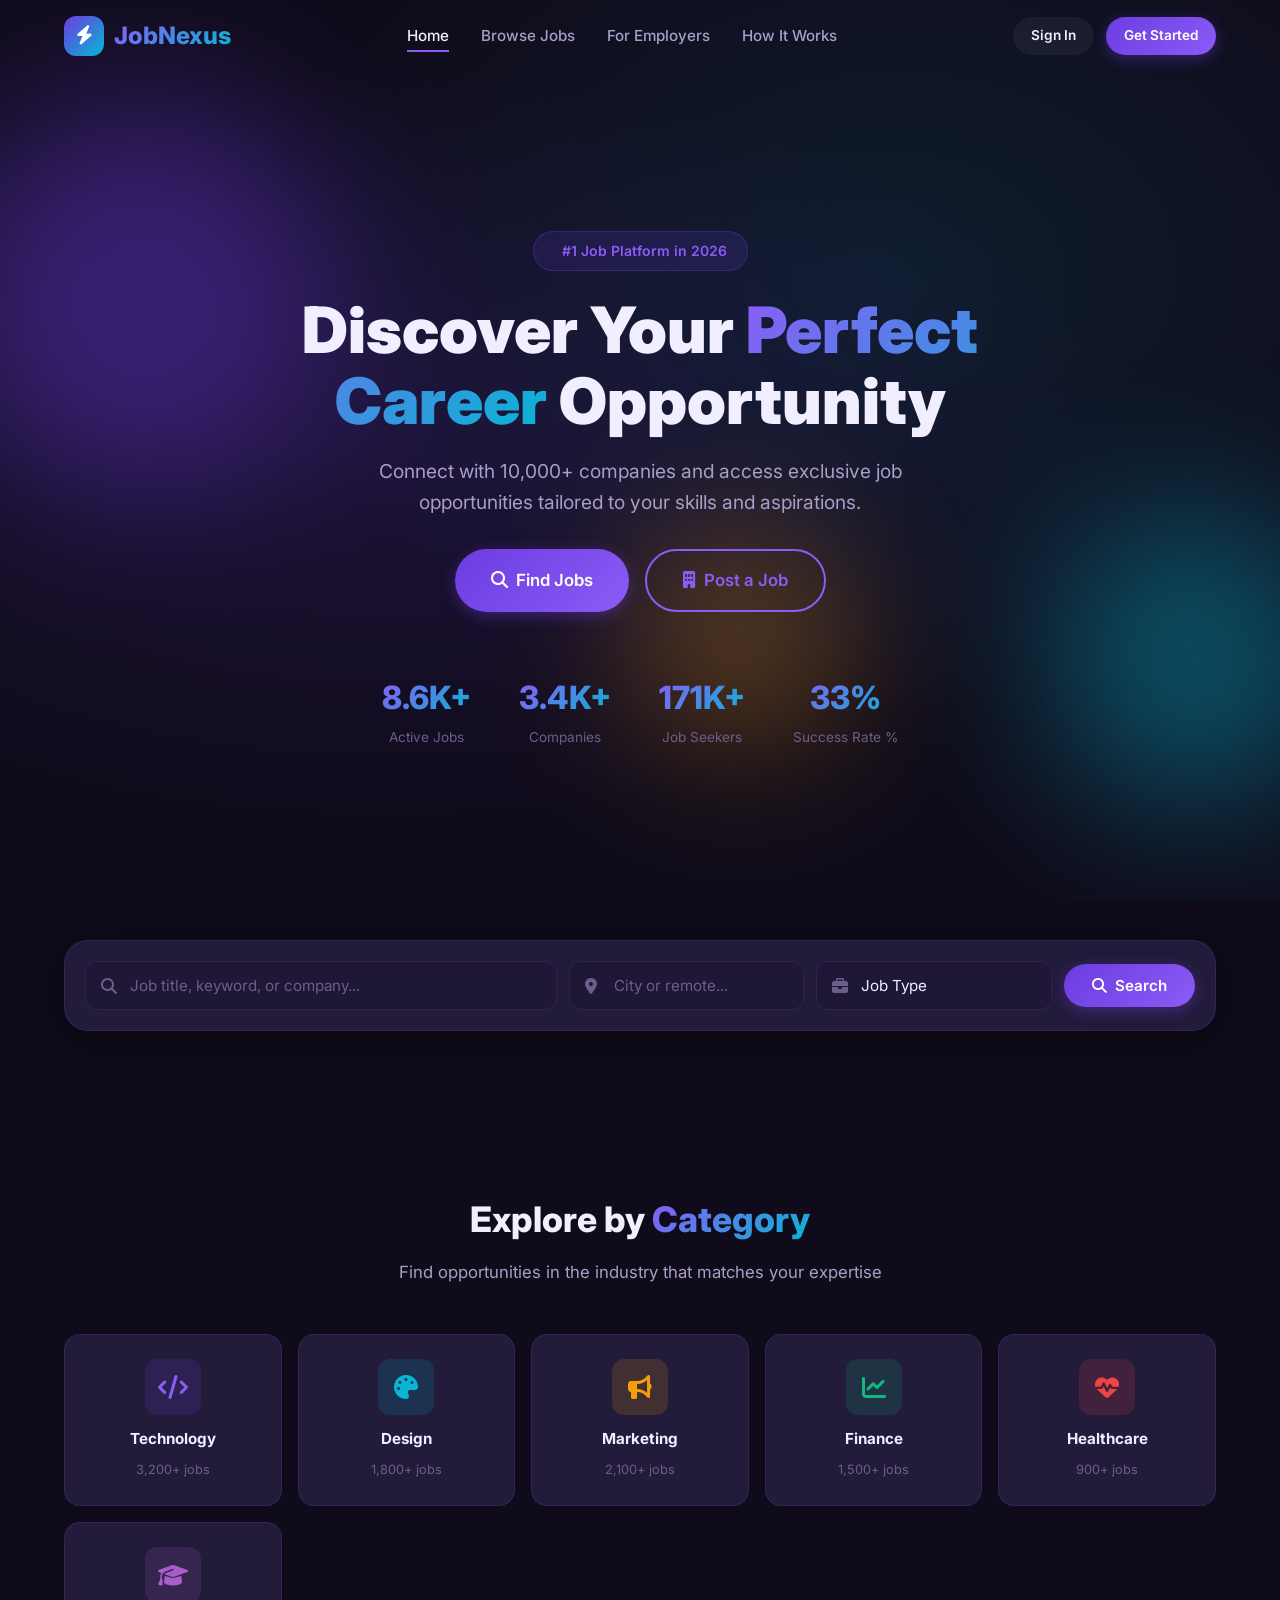
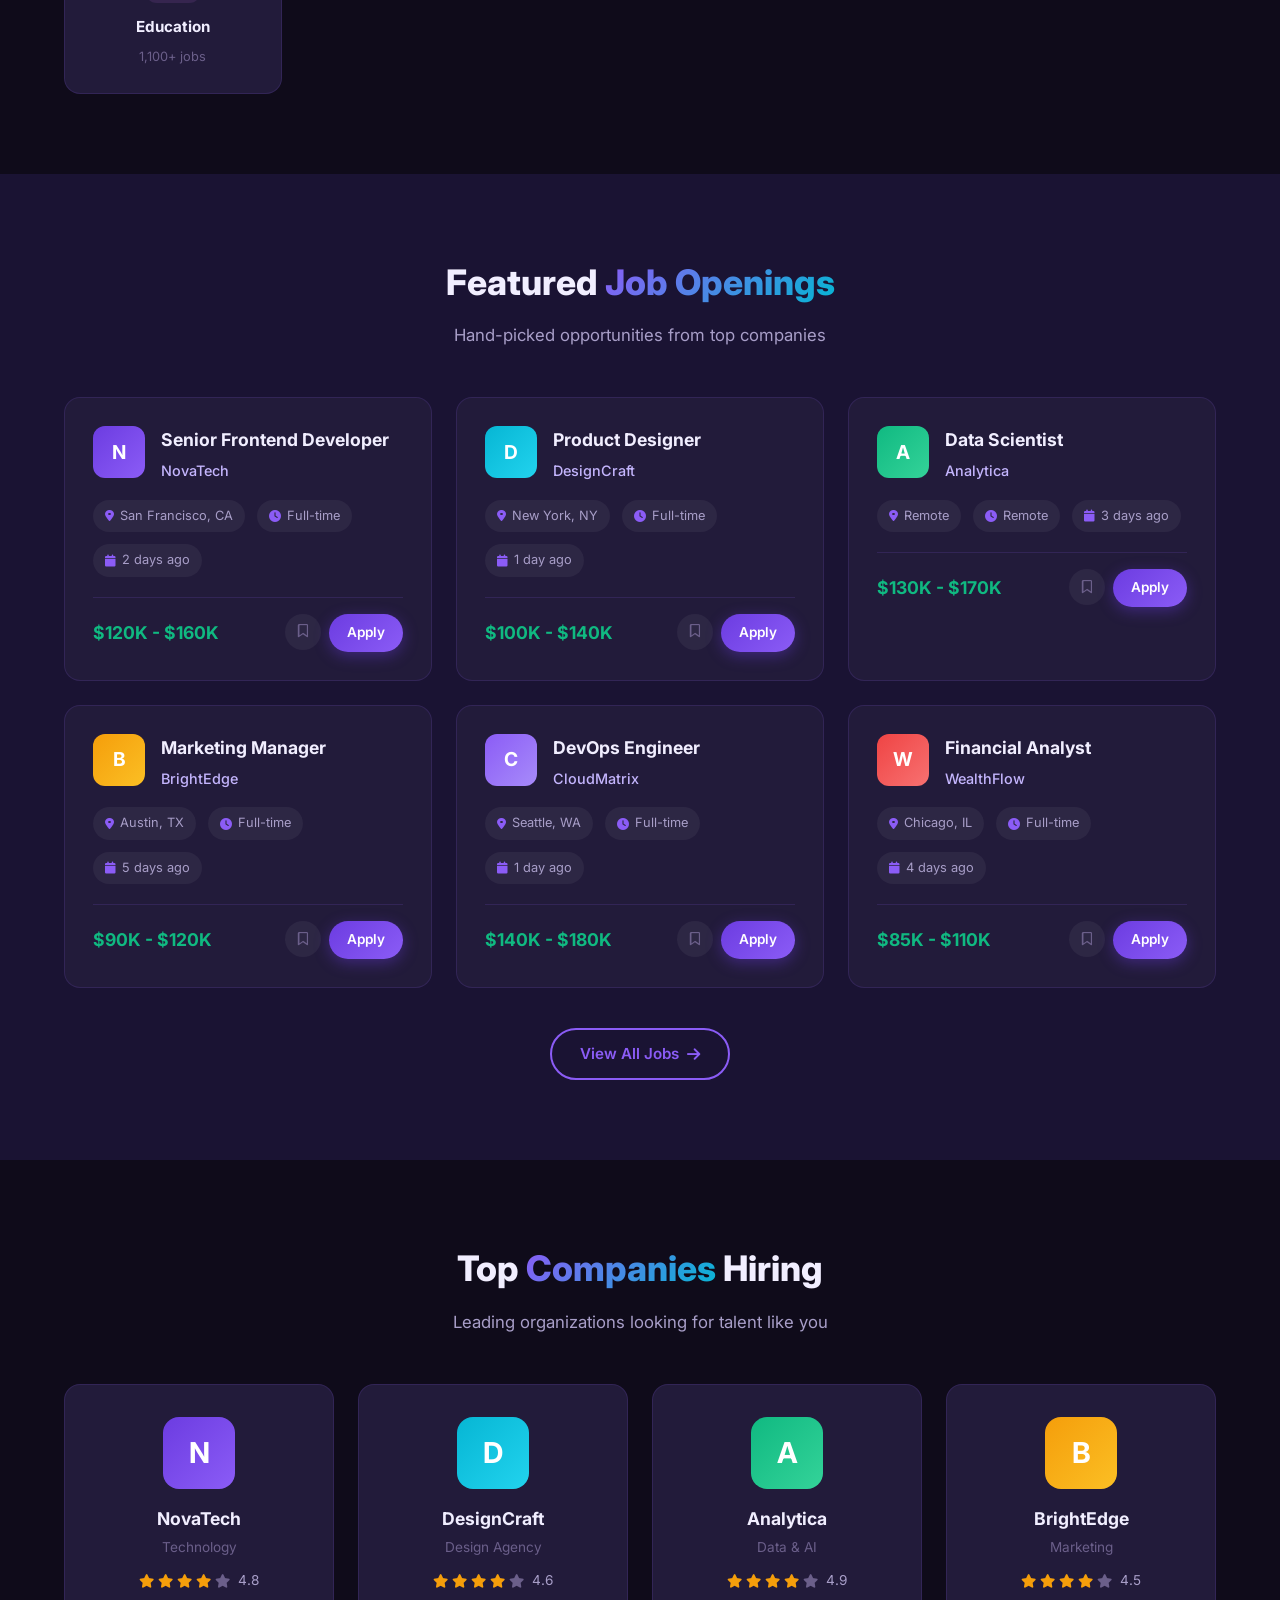
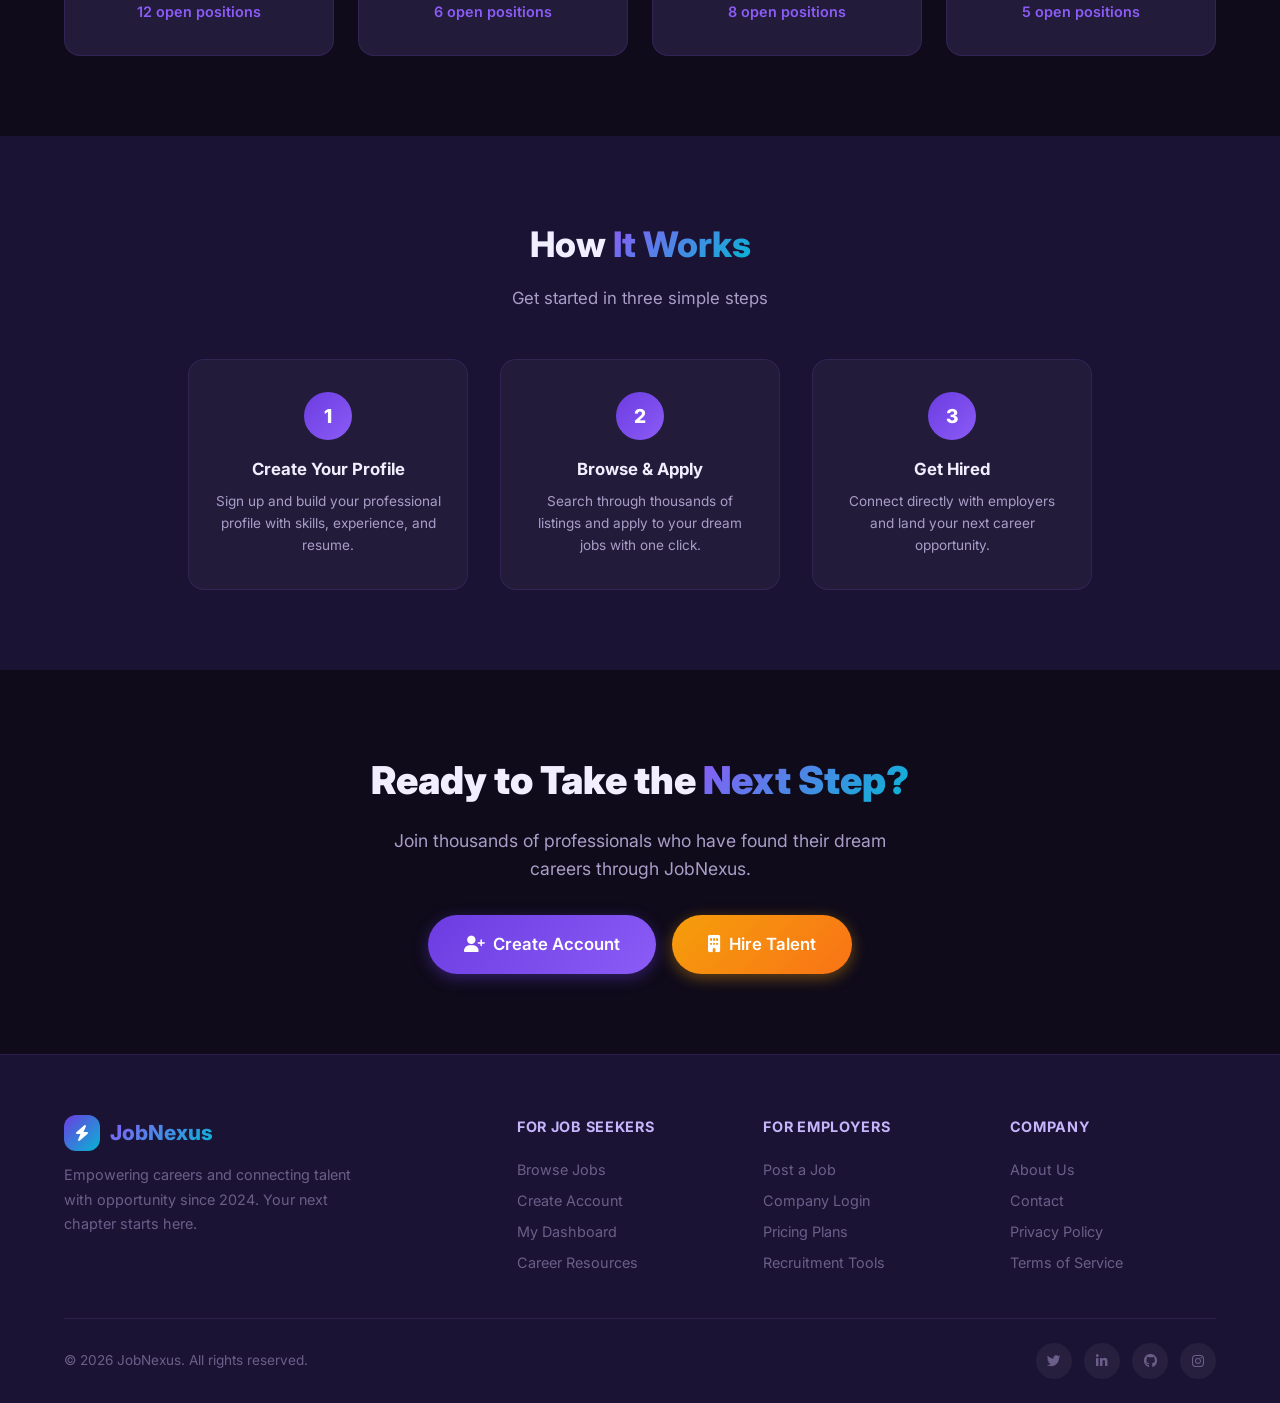
<file: index.html>
<!DOCTYPE html>
<html lang="en">

<head>
  <meta charset="UTF-8">
  <meta name="viewport" content="width=device-width, initial-scale=1.0">
  <title>JobNexus — Find Your Dream Career</title>
  <meta name="description"
    content="JobNexus connects top talent with leading companies. Browse thousands of job listings and apply with one click.">
  <link rel="stylesheet" href="styles/main.css">
  <link rel="stylesheet" href="https://cdnjs.cloudflare.com/ajax/libs/font-awesome/6.5.1/css/all.min.css">
</head>

<body>
  <!-- ===== NAVBAR ===== -->
  <nav class="navbar" id="navbar">
    <div class="container nav-inner">
      <a href="index.html" class="nav-brand">
        <div class="logo-icon"><i class="fas fa-bolt"></i></div>
        <span class="gradient-text">JobNexus</span>
      </a>
      <div class="nav-links" id="navLinks">
        <a href="index.html" class="active">Home</a>
        <a href="jobs.html">Browse Jobs</a>
        <a href="company-auth.html">For Employers</a>
        <a href="#how-it-works">How It Works</a>
      </div>
      <div class="nav-actions">
        <a href="user-auth.html" class="btn btn-ghost btn-sm">Sign In</a>
        <a href="user-auth.html#register" class="btn btn-primary btn-sm">Get Started</a>
        <button class="mobile-toggle" id="mobileToggle" aria-label="Toggle menu">
          <i class="fas fa-bars"></i>
        </button>
      </div>
    </div>
  </nav>

  <!-- ===== HERO ===== -->
  <section class="hero">
    <div class="hero-bg">
      <div class="hero-orb hero-orb-1"></div>
      <div class="hero-orb hero-orb-2"></div>
      <div class="hero-orb hero-orb-3"></div>
    </div>
    <div class="container hero-content">
      <div class="hero-badge">
        <i class="fas fa-sparkles"></i> #1 Job Platform in 2026
      </div>
      <h1>Discover Your <span class="gradient-text">Perfect Career</span> Opportunity</h1>
      <p>Connect with 10,000+ companies and access exclusive job opportunities tailored to your skills and aspirations.
      </p>
      <div class="hero-actions">
        <a href="jobs.html" class="btn btn-primary btn-lg">
          <i class="fas fa-search"></i> Find Jobs
        </a>
        <a href="company-auth.html" class="btn btn-secondary btn-lg">
          <i class="fas fa-building"></i> Post a Job
        </a>
      </div>
      <div class="hero-stats">
        <div class="hero-stat">
          <div class="num gradient-text" data-count="25000">0</div>
          <div class="label">Active Jobs</div>
        </div>
        <div class="hero-stat">
          <div class="num gradient-text" data-count="10000">0</div>
          <div class="label">Companies</div>
        </div>
        <div class="hero-stat">
          <div class="num gradient-text" data-count="500000">0</div>
          <div class="label">Job Seekers</div>
        </div>
        <div class="hero-stat">
          <div class="num gradient-text" data-count="98">0</div>
          <div class="label">Success Rate %</div>
        </div>
      </div>
    </div>
  </section>

  <!-- ===== SEARCH ===== -->
  <section class="section search-section">
    <div class="container">
      <div class="search-box">
        <div class="search-row">
          <div class="search-input-wrap" style="flex:2;">
            <i class="fas fa-search"></i>
            <input type="text" id="searchKeyword" placeholder="Job title, keyword, or company...">
          </div>
          <div class="search-input-wrap">
            <i class="fas fa-map-marker-alt"></i>
            <input type="text" id="searchLocation" placeholder="City or remote...">
          </div>
          <div class="search-input-wrap">
            <i class="fas fa-briefcase"></i>
            <select id="searchType">
              <option value="">Job Type</option>
              <option>Full-time</option>
              <option>Part-time</option>
              <option>Remote</option>
              <option>Contract</option>
              <option>Internship</option>
            </select>
          </div>
          <button class="btn btn-primary" onclick="searchJobs()">
            <i class="fas fa-search"></i> Search
          </button>
        </div>
      </div>
    </div>
  </section>

  <!-- ===== CATEGORIES ===== -->
  <section class="section">
    <div class="container">
      <div class="section-header">
        <h2>Explore by <span class="gradient-text">Category</span></h2>
        <p>Find opportunities in the industry that matches your expertise</p>
      </div>
      <div class="categories-grid">
        <div class="category-card" onclick="window.location.href='jobs.html?cat=tech'">
          <div class="icon"><i class="fas fa-code"></i></div>
          <h4>Technology</h4>
          <span>3,200+ jobs</span>
        </div>
        <div class="category-card" onclick="window.location.href='jobs.html?cat=design'">
          <div class="icon" style="background:rgba(6,182,212,0.15);"><i class="fas fa-palette"
              style="color:var(--secondary);"></i></div>
          <h4>Design</h4>
          <span>1,800+ jobs</span>
        </div>
        <div class="category-card" onclick="window.location.href='jobs.html?cat=marketing'">
          <div class="icon" style="background:rgba(245,158,11,0.15);"><i class="fas fa-bullhorn"
              style="color:var(--accent);"></i></div>
          <h4>Marketing</h4>
          <span>2,100+ jobs</span>
        </div>
        <div class="category-card" onclick="window.location.href='jobs.html?cat=finance'">
          <div class="icon" style="background:rgba(16,185,129,0.15);"><i class="fas fa-chart-line"
              style="color:var(--success);"></i></div>
          <h4>Finance</h4>
          <span>1,500+ jobs</span>
        </div>
        <div class="category-card" onclick="window.location.href='jobs.html?cat=healthcare'">
          <div class="icon" style="background:rgba(239,68,68,0.15);"><i class="fas fa-heartbeat"
              style="color:#EF4444;"></i></div>
          <h4>Healthcare</h4>
          <span>900+ jobs</span>
        </div>
        <div class="category-card" onclick="window.location.href='jobs.html?cat=education'">
          <div class="icon" style="background:rgba(168,94,200,0.15);"><i class="fas fa-graduation-cap"
              style="color:#A85EC8;"></i></div>
          <h4>Education</h4>
          <span>1,100+ jobs</span>
        </div>
      </div>
    </div>
  </section>

  <!-- ===== FEATURED JOBS ===== -->
  <section class="section" style="background: var(--bg-secondary);">
    <div class="container">
      <div class="section-header">
        <h2>Featured <span class="gradient-text">Job Openings</span></h2>
        <p>Hand-picked opportunities from top companies</p>
      </div>
      <div class="jobs-grid" id="featuredJobs"></div>
      <div style="text-align:center;margin-top:40px;">
        <a href="jobs.html" class="btn btn-secondary">View All Jobs <i class="fas fa-arrow-right"></i></a>
      </div>
    </div>
  </section>

  <!-- ===== FEATURED COMPANIES ===== -->
  <section class="section">
    <div class="container">
      <div class="section-header">
        <h2>Top <span class="gradient-text">Companies</span> Hiring</h2>
        <p>Leading organizations looking for talent like you</p>
      </div>
      <div class="companies-grid" id="featuredCompanies"></div>
    </div>
  </section>

  <!-- ===== HOW IT WORKS ===== -->
  <section class="section" id="how-it-works" style="background: var(--bg-secondary);">
    <div class="container">
      <div class="section-header">
        <h2>How <span class="gradient-text">It Works</span></h2>
        <p>Get started in three simple steps</p>
      </div>
      <div class="steps-row">
        <div class="step-card">
          <div class="step-num">1</div>
          <h4>Create Your Profile</h4>
          <p>Sign up and build your professional profile with skills, experience, and resume.</p>
        </div>
        <div class="step-card">
          <div class="step-num">2</div>
          <h4>Browse & Apply</h4>
          <p>Search through thousands of listings and apply to your dream jobs with one click.</p>
        </div>
        <div class="step-card">
          <div class="step-num">3</div>
          <h4>Get Hired</h4>
          <p>Connect directly with employers and land your next career opportunity.</p>
        </div>
      </div>
    </div>
  </section>

  <!-- ===== CTA ===== -->
  <section class="section" style="text-align:center;">
    <div class="container">
      <h2 style="font-size:2.4rem;font-weight:900;margin-bottom:16px;">Ready to Take the <span
          class="gradient-text">Next Step?</span></h2>
      <p style="color:var(--text-secondary);font-size:1.1rem;max-width:500px;margin:0 auto 32px;">Join thousands of
        professionals who have found their dream careers through JobNexus.</p>
      <div style="display:flex;gap:16px;justify-content:center;flex-wrap:wrap;">
        <a href="user-auth.html#register" class="btn btn-primary btn-lg"><i class="fas fa-user-plus"></i> Create
          Account</a>
        <a href="company-auth.html" class="btn btn-accent btn-lg"><i class="fas fa-building"></i> Hire Talent</a>
      </div>
    </div>
  </section>

  <!-- ===== FOOTER ===== -->
  <footer class="footer">
    <div class="container">
      <div class="footer-grid">
        <div class="footer-brand">
          <a href="index.html" class="nav-brand" style="font-size:1.3rem;">
            <div class="logo-icon" style="width:36px;height:36px;font-size:1rem;"><i class="fas fa-bolt"></i></div>
            <span class="gradient-text">JobNexus</span>
          </a>
          <p>Empowering careers and connecting talent with opportunity since 2024. Your next chapter starts here.</p>
        </div>
        <div class="footer-col">
          <h4>For Job Seekers</h4>
          <a href="jobs.html">Browse Jobs</a>
          <a href="user-auth.html">Create Account</a>
          <a href="user-dashboard.html">My Dashboard</a>
          <a href="#">Career Resources</a>
        </div>
        <div class="footer-col">
          <h4>For Employers</h4>
          <a href="company-auth.html">Post a Job</a>
          <a href="company-auth.html">Company Login</a>
          <a href="#">Pricing Plans</a>
          <a href="#">Recruitment Tools</a>
        </div>
        <div class="footer-col">
          <h4>Company</h4>
          <a href="#">About Us</a>
          <a href="#">Contact</a>
          <a href="#">Privacy Policy</a>
          <a href="#">Terms of Service</a>
        </div>
      </div>
      <div class="footer-bottom">
        <span>&copy; 2026 JobNexus. All rights reserved.</span>
        <div class="footer-socials">
          <a href="#" aria-label="Twitter"><i class="fab fa-twitter"></i></a>
          <a href="#" aria-label="LinkedIn"><i class="fab fa-linkedin-in"></i></a>
          <a href="#" aria-label="GitHub"><i class="fab fa-github"></i></a>
          <a href="#" aria-label="Instagram"><i class="fab fa-instagram"></i></a>
        </div>
      </div>
    </div>
  </footer>

  <div class="toast-container" id="toastContainer"></div>

  <script src="scripts/data.js"></script>
  <script src="scripts/app.js"></script>
</body>

</html>
</file>
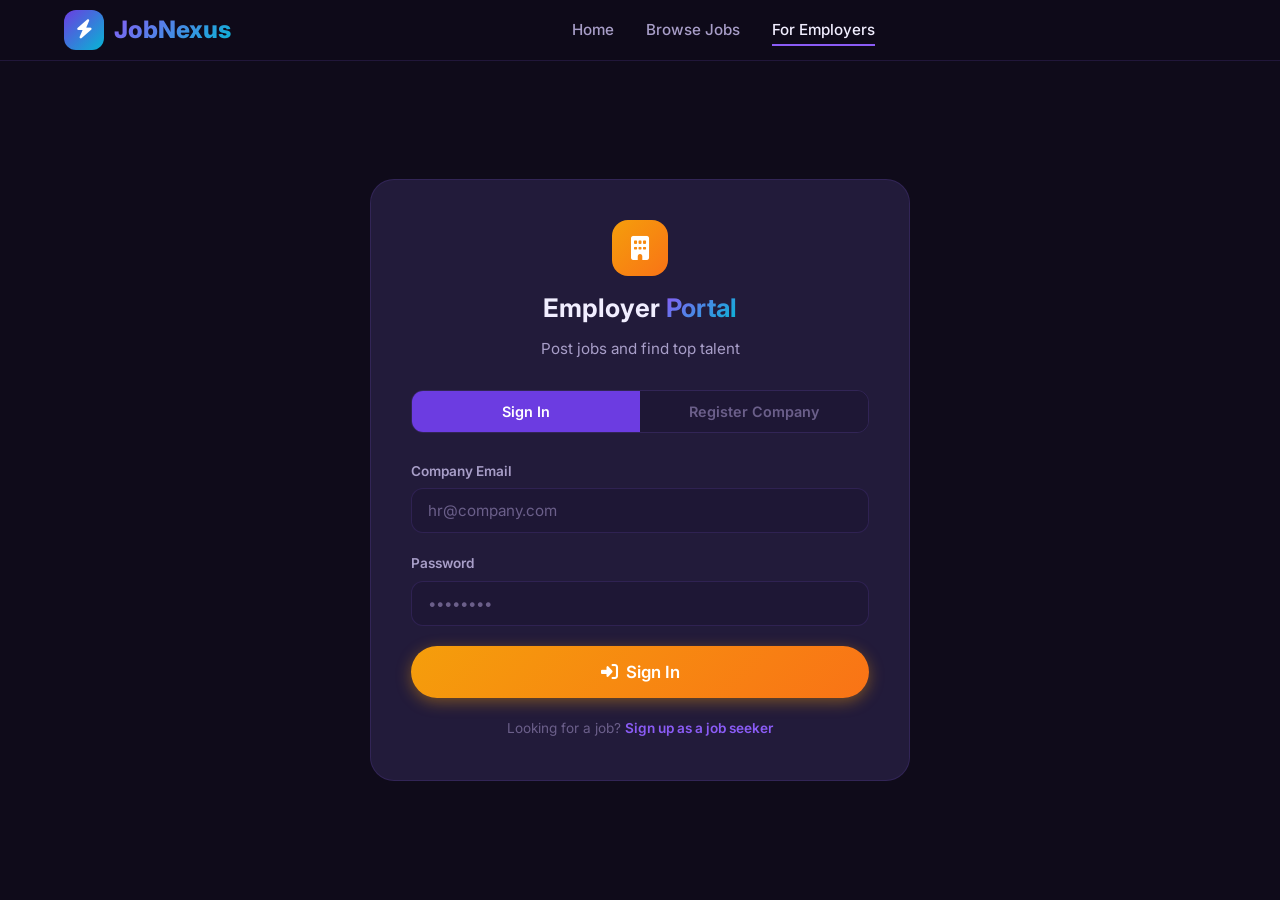
<file: company-auth.html>
<!DOCTYPE html>
<html lang="en">
<head>
  <meta charset="UTF-8"><meta name="viewport" content="width=device-width, initial-scale=1.0">
  <title>Employer Login — JobNexus</title>
  <link rel="stylesheet" href="styles/main.css">
  <link rel="stylesheet" href="https://cdnjs.cloudflare.com/ajax/libs/font-awesome/6.5.1/css/all.min.css">
</head>
<body>
  <nav class="navbar scrolled" id="navbar">
    <div class="container nav-inner">
      <a href="index.html" class="nav-brand"><div class="logo-icon"><i class="fas fa-bolt"></i></div><span class="gradient-text">JobNexus</span></a>
      <div class="nav-links" id="navLinks"><a href="index.html">Home</a><a href="jobs.html">Browse Jobs</a><a href="company-auth.html" class="active">For Employers</a></div>
      <div class="nav-actions"><button class="mobile-toggle" id="mobileToggle"><i class="fas fa-bars"></i></button></div>
    </div>
  </nav>

  <div class="auth-page">
    <div class="auth-container" style="max-width:540px;">
      <div style="text-align:center;margin-bottom:24px;">
        <div style="width:56px;height:56px;border-radius:var(--radius-lg);background:linear-gradient(135deg,var(--accent),#F97316);display:flex;align-items:center;justify-content:center;margin:0 auto 12px;font-size:1.5rem;color:#fff;"><i class="fas fa-building"></i></div>
        <h2>Employer <span class="gradient-text">Portal</span></h2>
        <p class="subtitle">Post jobs and find top talent</p>
      </div>

      <div class="auth-tabs">
        <button class="auth-tab active" data-tab="login" onclick="switchAuthTab('login')">Sign In</button>
        <button class="auth-tab" data-tab="register" onclick="switchAuthTab('register')">Register Company</button>
      </div>

      <!-- Company Login -->
      <form class="auth-form" id="loginForm" onsubmit="event.preventDefault();showToast('Welcome back!','success');setTimeout(()=>window.location.href='company-dashboard.html',1000);">
        <div class="form-group"><label>Company Email</label><input class="form-control" type="email" placeholder="hr@company.com" required></div>
        <div class="form-group"><label>Password</label><input class="form-control" type="password" placeholder="••••••••" required></div>
        <button type="submit" class="btn btn-accent btn-lg" style="width:100%;"><i class="fas fa-sign-in-alt"></i> Sign In</button>
      </form>

      <!-- Company Register -->
      <form class="auth-form hidden" id="registerForm" onsubmit="event.preventDefault();showToast('Company registered!','success');setTimeout(()=>window.location.href='company-dashboard.html',1000);">
        <div class="form-group"><label>Company Name *</label><input class="form-control" placeholder="Acme Corporation" required></div>
        <div class="form-group"><label>Company Email *</label><input class="form-control" type="email" placeholder="hr@company.com" required></div>
        <div class="form-row">
          <div class="form-group"><label>Password *</label><input class="form-control" type="password" placeholder="Min 8 chars" required minlength="8"></div>
          <div class="form-group"><label>Confirm Password *</label><input class="form-control" type="password" placeholder="••••••••" required></div>
        </div>
        <div class="form-row">
          <div class="form-group"><label>Industry Type *</label>
            <select class="form-control" required><option value="">Select</option><option>Technology</option><option>Finance</option><option>Healthcare</option><option>Education</option><option>Marketing</option><option>Design</option><option>Retail</option><option>Other</option></select>
          </div>
          <div class="form-group"><label>Company Size *</label>
            <select class="form-control" required><option value="">Select</option><option>1-10</option><option>11-50</option><option>51-200</option><option>201-1000</option><option>1000+</option></select>
          </div>
        </div>
        <div class="form-group"><label>Company Description *</label><textarea class="form-control" placeholder="Tell us about your company..." required></textarea></div>
        <div class="form-group"><label>Website (optional)</label><input class="form-control" type="url" placeholder="https://company.com"></div>
        <div class="form-group"><label>Company Logo (optional)</label>
          <div class="file-upload" onclick="this.querySelector('input').click()">
            <input type="file" accept="image/*" style="display:none"><i class="fas fa-image"></i><p>Upload company logo (PNG, JPG)</p>
          </div>
        </div>
        <label class="form-check" style="margin-bottom:20px;"><input type="checkbox" required> I agree to the Employer Terms</label>
        <button type="submit" class="btn btn-accent btn-lg" style="width:100%;"><i class="fas fa-building"></i> Register Company</button>
      </form>

      <p style="text-align:center;margin-top:20px;font-size:0.85rem;color:var(--text-muted);">
        Looking for a job? <a href="user-auth.html" style="color:var(--primary-light);font-weight:600;">Sign up as a job seeker</a>
      </p>
    </div>
  </div>
  <div class="toast-container" id="toastContainer"></div>
  <script src="scripts/data.js"></script><script src="scripts/app.js"></script>
</body>
</html>
</file>
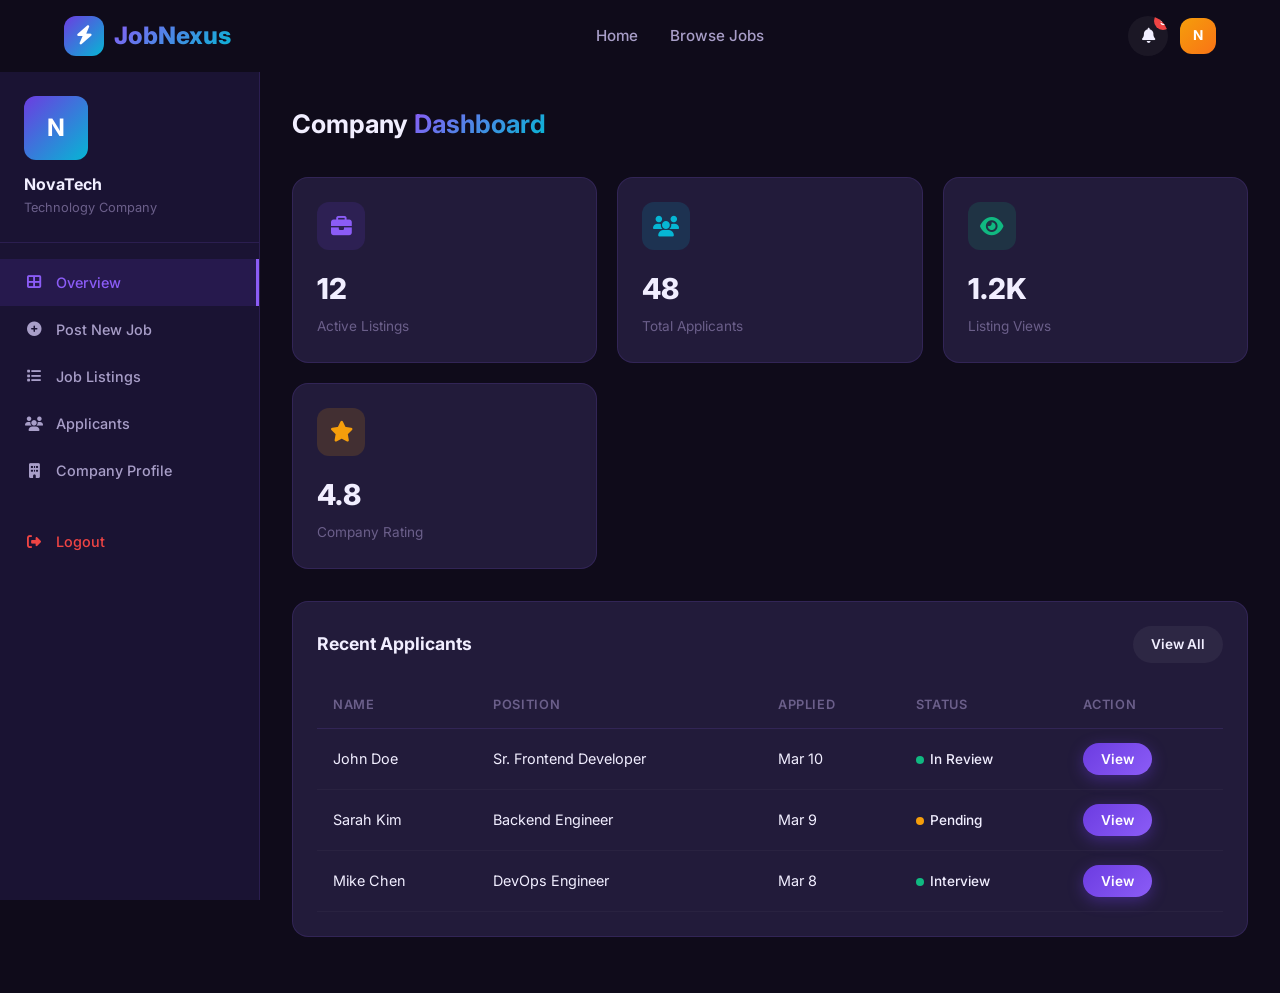
<file: company-dashboard.html>
<!DOCTYPE html>
<html lang="en">
<head>
  <meta charset="UTF-8"><meta name="viewport" content="width=device-width, initial-scale=1.0">
  <title>Company Dashboard — JobNexus</title>
  <link rel="stylesheet" href="styles/main.css">
  <link rel="stylesheet" href="https://cdnjs.cloudflare.com/ajax/libs/font-awesome/6.5.1/css/all.min.css">
</head>
<body>
  <nav class="navbar scrolled" id="navbar">
    <div class="container nav-inner">
      <a href="index.html" class="nav-brand"><div class="logo-icon"><i class="fas fa-bolt"></i></div><span class="gradient-text">JobNexus</span></a>
      <div class="nav-links" id="navLinks"><a href="index.html">Home</a><a href="jobs.html">Browse Jobs</a></div>
      <div class="nav-actions">
        <div style="position:relative;">
          <button class="btn btn-icon btn-ghost" onclick="this.nextElementSibling.classList.toggle('show')" style="position:relative;">
            <i class="fas fa-bell"></i><span class="notif-badge-count">5</span>
          </button>
          <div class="notif-dropdown">
            <div class="notif-item"><div class="notif-icon" style="background:rgba(16,185,129,0.15);color:var(--success);"><i class="fas fa-user-check"></i></div><div><div class="notif-text"><strong>John Doe</strong> applied for Frontend Developer</div><div class="notif-time">1 hour ago</div></div></div>
            <div class="notif-item"><div class="notif-icon" style="background:rgba(108,60,225,0.15);color:var(--primary-light);"><i class="fas fa-eye"></i></div><div><div class="notif-text">Your <strong>DevOps Engineer</strong> listing got 24 views today</div><div class="notif-time">3 hours ago</div></div></div>
            <div class="notif-item"><div class="notif-icon" style="background:rgba(245,158,11,0.15);color:var(--accent);"><i class="fas fa-star"></i></div><div><div class="notif-text">A new <strong>5-star review</strong> was posted for your company</div><div class="notif-time">6 hours ago</div></div></div>
          </div>
        </div>
        <div class="company-avatar" style="width:36px;height:36px;font-size:0.85rem;cursor:pointer;background:linear-gradient(135deg,var(--accent),#F97316);">N</div>
        <button class="mobile-toggle" id="mobileToggle"><i class="fas fa-bars"></i></button>
      </div>
    </div>
  </nav>

  <div class="dashboard">
    <aside class="sidebar">
      <div style="padding:0 24px 24px;border-bottom:1px solid var(--border);margin-bottom:16px;">
        <div class="company-avatar" style="width:64px;height:64px;font-size:1.5rem;margin-bottom:12px;background:linear-gradient(135deg,var(--primary),var(--secondary));">N</div>
        <h4>NovaTech</h4>
        <p style="font-size:0.8rem;color:var(--text-muted);">Technology Company</p>
      </div>
      <div class="sidebar-menu">
        <a href="#" class="active" data-tab="overview" onclick="event.preventDefault();switchDashTab('overview')"><i class="fas fa-th-large"></i> Overview</a>
        <a href="#" data-tab="postjob" onclick="event.preventDefault();switchDashTab('postjob')"><i class="fas fa-plus-circle"></i> Post New Job</a>
        <a href="#" data-tab="listings" onclick="event.preventDefault();switchDashTab('listings')"><i class="fas fa-list"></i> Job Listings</a>
        <a href="#" data-tab="applicants" onclick="event.preventDefault();switchDashTab('applicants')"><i class="fas fa-users"></i> Applicants</a>
        <a href="#" data-tab="companyprofile" onclick="event.preventDefault();switchDashTab('companyprofile')"><i class="fas fa-building"></i> Company Profile</a>
        <a href="index.html" style="margin-top:24px;color:var(--danger);"><i class="fas fa-sign-out-alt"></i> Logout</a>
      </div>
    </aside>

    <main class="dash-main">
      <!-- Overview -->
      <div class="dash-tab-content" id="overview">
        <div class="dash-header"><h1>Company <span class="gradient-text">Dashboard</span></h1></div>
        <div class="stat-cards">
          <div class="stat-card"><div class="stat-icon purple"><i class="fas fa-briefcase"></i></div><div class="stat-value">12</div><div class="stat-label">Active Listings</div></div>
          <div class="stat-card"><div class="stat-icon teal"><i class="fas fa-users"></i></div><div class="stat-value">48</div><div class="stat-label">Total Applicants</div></div>
          <div class="stat-card"><div class="stat-icon green"><i class="fas fa-eye"></i></div><div class="stat-value">1.2K</div><div class="stat-label">Listing Views</div></div>
          <div class="stat-card"><div class="stat-icon orange"><i class="fas fa-star"></i></div><div class="stat-value">4.8</div><div class="stat-label">Company Rating</div></div>
        </div>
        <div class="dash-card">
          <div class="dash-card-header"><h3>Recent Applicants</h3><a href="#" class="btn btn-ghost btn-sm" onclick="event.preventDefault();switchDashTab('applicants')">View All</a></div>
          <table class="data-table">
            <thead><tr><th>Name</th><th>Position</th><th>Applied</th><th>Status</th><th>Action</th></tr></thead>
            <tbody>
              <tr><td>John Doe</td><td>Sr. Frontend Developer</td><td>Mar 10</td><td><span class="status-dot active">In Review</span></td><td><button class="btn btn-primary btn-sm">View</button></td></tr>
              <tr><td>Sarah Kim</td><td>Backend Engineer</td><td>Mar 9</td><td><span class="status-dot pending">Pending</span></td><td><button class="btn btn-primary btn-sm">View</button></td></tr>
              <tr><td>Mike Chen</td><td>DevOps Engineer</td><td>Mar 8</td><td><span class="status-dot active">Interview</span></td><td><button class="btn btn-primary btn-sm">View</button></td></tr>
            </tbody>
          </table>
        </div>
      </div>

      <!-- Post Job -->
      <div class="dash-tab-content hidden" id="postjob">
        <div class="dash-header"><h1>Post a <span class="gradient-text">New Job</span></h1></div>
        <div class="dash-card">
          <form onsubmit="submitPostJob(event)">
            <div class="form-group"><label>Job Title *</label><input class="form-control" placeholder="e.g. Senior Frontend Developer" required></div>
            <div class="form-row">
              <div class="form-group"><label>Job Type *</label><select class="form-control" required><option value="">Select</option><option>Full-time</option><option>Part-time</option><option>Remote</option><option>Contract</option><option>Internship</option></select></div>
              <div class="form-group"><label>Location *</label><input class="form-control" placeholder="e.g. San Francisco, CA" required></div>
            </div>
            <div class="form-row">
              <div class="form-group"><label>Min Salary *</label><input class="form-control" placeholder="e.g. $100,000" required></div>
              <div class="form-group"><label>Max Salary *</label><input class="form-control" placeholder="e.g. $150,000" required></div>
            </div>
            <div class="form-group"><label>Job Description *</label><textarea class="form-control" placeholder="Describe the role, responsibilities, and what the candidate will work on..." required style="min-height:150px;"></textarea></div>
            <div class="form-group"><label>Required Skills *</label><input class="form-control" placeholder="e.g. React, TypeScript, Node.js (comma separated)" required></div>
            <div class="form-row">
              <div class="form-group"><label>Experience Required *</label><input class="form-control" placeholder="e.g. 3+ years" required></div>
              <div class="form-group"><label>Working Hours</label><input class="form-control" placeholder="e.g. 9 AM - 5 PM"></div>
            </div>
            <div class="form-group"><label>Leave Policy</label><input class="form-control" placeholder="e.g. 20 days PTO + holidays"></div>
            <div style="display:flex;gap:12px;margin-top:8px;">
              <button type="submit" class="btn btn-primary btn-lg"><i class="fas fa-paper-plane"></i> Publish Job</button>
              <button type="button" class="btn btn-ghost btn-lg"><i class="fas fa-save"></i> Save Draft</button>
            </div>
          </form>
        </div>
      </div>

      <!-- Listings -->
      <div class="dash-tab-content hidden" id="listings">
        <div class="dash-header"><h1>Job <span class="gradient-text">Listings</span></h1><button class="btn btn-primary" onclick="switchDashTab('postjob')"><i class="fas fa-plus"></i> New Job</button></div>
        <div class="dash-card">
          <table class="data-table">
            <thead><tr><th>Job Title</th><th>Type</th><th>Applicants</th><th>Posted</th><th>Status</th><th>Actions</th></tr></thead>
            <tbody>
              <tr><td>Sr. Frontend Developer</td><td><span class="badge badge-info">Full-time</span></td><td>18</td><td>Mar 1</td><td><span class="status-dot active">Active</span></td><td><button class="btn btn-ghost btn-sm"><i class="fas fa-edit"></i></button> <button class="btn btn-ghost btn-sm" style="color:var(--danger);"><i class="fas fa-trash"></i></button></td></tr>
              <tr><td>Backend Engineer</td><td><span class="badge badge-info">Full-time</span></td><td>12</td><td>Feb 25</td><td><span class="status-dot active">Active</span></td><td><button class="btn btn-ghost btn-sm"><i class="fas fa-edit"></i></button> <button class="btn btn-ghost btn-sm" style="color:var(--danger);"><i class="fas fa-trash"></i></button></td></tr>
              <tr><td>DevOps Engineer</td><td><span class="badge badge-info">Full-time</span></td><td>8</td><td>Feb 20</td><td><span class="status-dot active">Active</span></td><td><button class="btn btn-ghost btn-sm"><i class="fas fa-edit"></i></button> <button class="btn btn-ghost btn-sm" style="color:var(--danger);"><i class="fas fa-trash"></i></button></td></tr>
              <tr><td>Content Writer</td><td><span class="badge badge-warning">Part-time</span></td><td>6</td><td>Feb 15</td><td><span class="status-dot closed">Closed</span></td><td><button class="btn btn-ghost btn-sm"><i class="fas fa-edit"></i></button> <button class="btn btn-ghost btn-sm" style="color:var(--danger);"><i class="fas fa-trash"></i></button></td></tr>
            </tbody>
          </table>
        </div>
      </div>

      <!-- Applicants -->
      <div class="dash-tab-content hidden" id="applicants">
        <div class="dash-header"><h1>All <span class="gradient-text">Applicants</span></h1></div>
        <div class="dash-card">
          <table class="data-table">
            <thead><tr><th>Name</th><th>Email</th><th>Position</th><th>Expected Salary</th><th>Applied</th><th>Status</th></tr></thead>
            <tbody>
              <tr><td>John Doe</td><td>john@example.com</td><td>Sr. Frontend Dev</td><td>$140K</td><td>Mar 10</td><td><span class="status-dot active">In Review</span></td></tr>
              <tr><td>Sarah Kim</td><td>sarah@example.com</td><td>Backend Engineer</td><td>$130K</td><td>Mar 9</td><td><span class="status-dot pending">Pending</span></td></tr>
              <tr><td>Mike Chen</td><td>mike@example.com</td><td>DevOps Engineer</td><td>$150K</td><td>Mar 8</td><td><span class="status-dot active">Interview</span></td></tr>
              <tr><td>Emily Davis</td><td>emily@example.com</td><td>Sr. Frontend Dev</td><td>$120K</td><td>Mar 7</td><td><span class="status-dot closed">Rejected</span></td></tr>
              <tr><td>Alex Rivera</td><td>alex@example.com</td><td>Backend Engineer</td><td>$125K</td><td>Mar 6</td><td><span class="status-dot pending">Pending</span></td></tr>
            </tbody>
          </table>
        </div>
      </div>

      <!-- Company Profile -->
      <div class="dash-tab-content hidden" id="companyprofile">
        <div class="dash-header"><h1>Company <span class="gradient-text">Profile</span></h1></div>
        <div class="profile-header-card">
          <div class="company-avatar" style="width:100px;height:100px;font-size:2.5rem;border-radius:var(--radius-xl);background:linear-gradient(135deg,var(--primary),var(--secondary));">N</div>
          <div class="profile-info">
            <h2>NovaTech</h2>
            <span class="email">hr@novatech.com</span>
            <p class="bio">Leading technology company building innovative solutions for the modern web.</p>
            <div style="display:flex;gap:8px;margin-top:8px;">
              <span class="badge badge-primary">Technology</span>
              <span class="badge badge-info">201-1000 employees</span>
              <span class="badge badge-success">⭐ 4.8 rating</span>
            </div>
          </div>
        </div>
        <div class="dash-card">
          <div class="dash-card-header"><h3>Edit Company Profile</h3></div>
          <form onsubmit="saveProfile(event)">
            <div class="form-group"><label>Company Name</label><input class="form-control" value="NovaTech"></div>
            <div class="form-group"><label>Company Email</label><input class="form-control" type="email" value="hr@novatech.com"></div>
            <div class="form-row">
              <div class="form-group"><label>Industry Type</label><select class="form-control"><option selected>Technology</option><option>Finance</option><option>Healthcare</option><option>Marketing</option></select></div>
              <div class="form-group"><label>Company Size</label><select class="form-control"><option>1-10</option><option>11-50</option><option>51-200</option><option selected>201-1000</option><option>1000+</option></select></div>
            </div>
            <div class="form-group"><label>Description</label><textarea class="form-control">Leading technology company building innovative solutions for the modern web. We focus on creating scalable, performant applications that make a difference.</textarea></div>
            <div class="form-group"><label>Website</label><input class="form-control" type="url" value="https://novatech.com"></div>
            <div class="form-group"><label>Company Logo</label>
              <div class="file-upload" onclick="this.querySelector('input').click()"><input type="file" accept="image/*" style="display:none"><i class="fas fa-image"></i><p>Click to upload new logo</p></div>
            </div>
            <button type="submit" class="btn btn-primary"><i class="fas fa-save"></i> Save Changes</button>
          </form>
        </div>
      </div>
    </main>
  </div>

  <div class="toast-container" id="toastContainer"></div>
  <script src="scripts/data.js"></script><script src="scripts/app.js"></script>
</body>
</html>
</file>
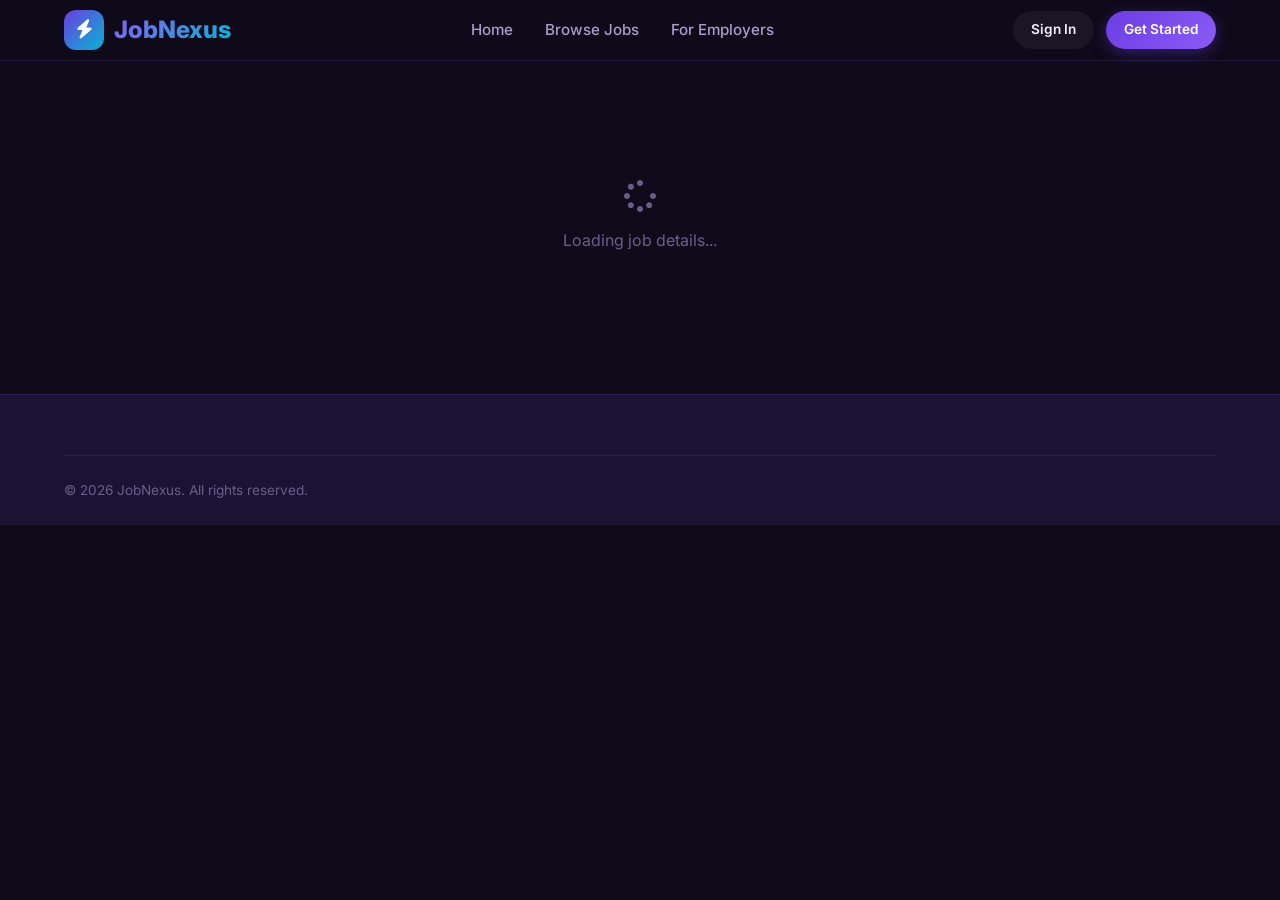
<file: job-detail.html>
<!DOCTYPE html>
<html lang="en">
<head>
  <meta charset="UTF-8"><meta name="viewport" content="width=device-width, initial-scale=1.0">
  <title>Job Details — JobNexus</title>
  <link rel="stylesheet" href="styles/main.css">
  <link rel="stylesheet" href="https://cdnjs.cloudflare.com/ajax/libs/font-awesome/6.5.1/css/all.min.css">
</head>
<body>
  <nav class="navbar scrolled" id="navbar">
    <div class="container nav-inner">
      <a href="index.html" class="nav-brand"><div class="logo-icon"><i class="fas fa-bolt"></i></div><span class="gradient-text">JobNexus</span></a>
      <div class="nav-links" id="navLinks">
        <a href="index.html">Home</a><a href="jobs.html">Browse Jobs</a><a href="company-auth.html">For Employers</a>
      </div>
      <div class="nav-actions">
        <a href="user-auth.html" class="btn btn-ghost btn-sm">Sign In</a>
        <a href="user-auth.html#register" class="btn btn-primary btn-sm">Get Started</a>
        <button class="mobile-toggle" id="mobileToggle" aria-label="Toggle menu"><i class="fas fa-bars"></i></button>
      </div>
    </div>
  </nav>

  <section class="job-detail-page">
    <div class="container" id="jobDetail">
      <div style="text-align:center;padding:80px 0;color:var(--text-muted);">
        <i class="fas fa-spinner fa-spin" style="font-size:2rem;margin-bottom:16px;display:block;"></i>
        <p>Loading job details...</p>
      </div>
    </div>
  </section>

  <!-- Apply Modal -->
  <div class="modal-overlay" id="applyModal">
    <div class="modal">
      <div class="modal-header">
        <h2>Apply for this Job</h2>
        <button class="modal-close" onclick="closeApplyModal()"><i class="fas fa-times"></i></button>
      </div>
      <form onsubmit="submitApplication(event)">
        <div class="form-row">
          <div class="form-group"><label>Full Name *</label><input class="form-control" placeholder="John Doe" required></div>
          <div class="form-group"><label>Age *</label><input class="form-control" type="number" placeholder="28" required min="18"></div>
        </div>
        <div class="form-row">
          <div class="form-group"><label>Gender *</label>
            <select class="form-control" required><option value="">Select</option><option>Male</option><option>Female</option><option>Non-binary</option><option>Prefer not to say</option></select>
          </div>
          <div class="form-group"><label>Marital Status</label>
            <select class="form-control"><option value="">Select</option><option>Single</option><option>Married</option><option>Other</option></select>
          </div>
        </div>
        <div class="form-row">
          <div class="form-group"><label>Phone Number *</label><input class="form-control" type="tel" placeholder="+1 (555) 000-0000" required></div>
          <div class="form-group"><label>Email *</label><input class="form-control" type="email" placeholder="john@example.com" required></div>
        </div>
        <div class="form-group"><label>Expected Salary</label><input class="form-control" placeholder="e.g. $120,000/year"></div>
        <div class="form-group"><label>Short Introduction / Cover Letter *</label><textarea class="form-control" placeholder="Tell us about yourself and why you're a great fit for this role..." required></textarea></div>
        <div class="form-group"><label>Resume Upload *</label>
          <div class="file-upload" onclick="this.querySelector('input').click()">
            <input type="file" accept=".pdf,.doc,.docx" style="display:none" required>
            <i class="fas fa-cloud-upload-alt"></i>
            <p>Click to upload your resume (PDF, DOC)</p>
          </div>
        </div>
        <button type="submit" class="btn btn-primary btn-lg" style="width:100%;margin-top:8px;"><i class="fas fa-paper-plane"></i> Submit Application</button>
      </form>
    </div>
  </div>

  <footer class="footer">
    <div class="container"><div class="footer-bottom"><span>&copy; 2026 JobNexus. All rights reserved.</span></div></div>
  </footer>
  <div class="toast-container" id="toastContainer"></div>
  <script src="scripts/data.js"></script><script src="scripts/app.js"></script>
</body>
</html>
</file>
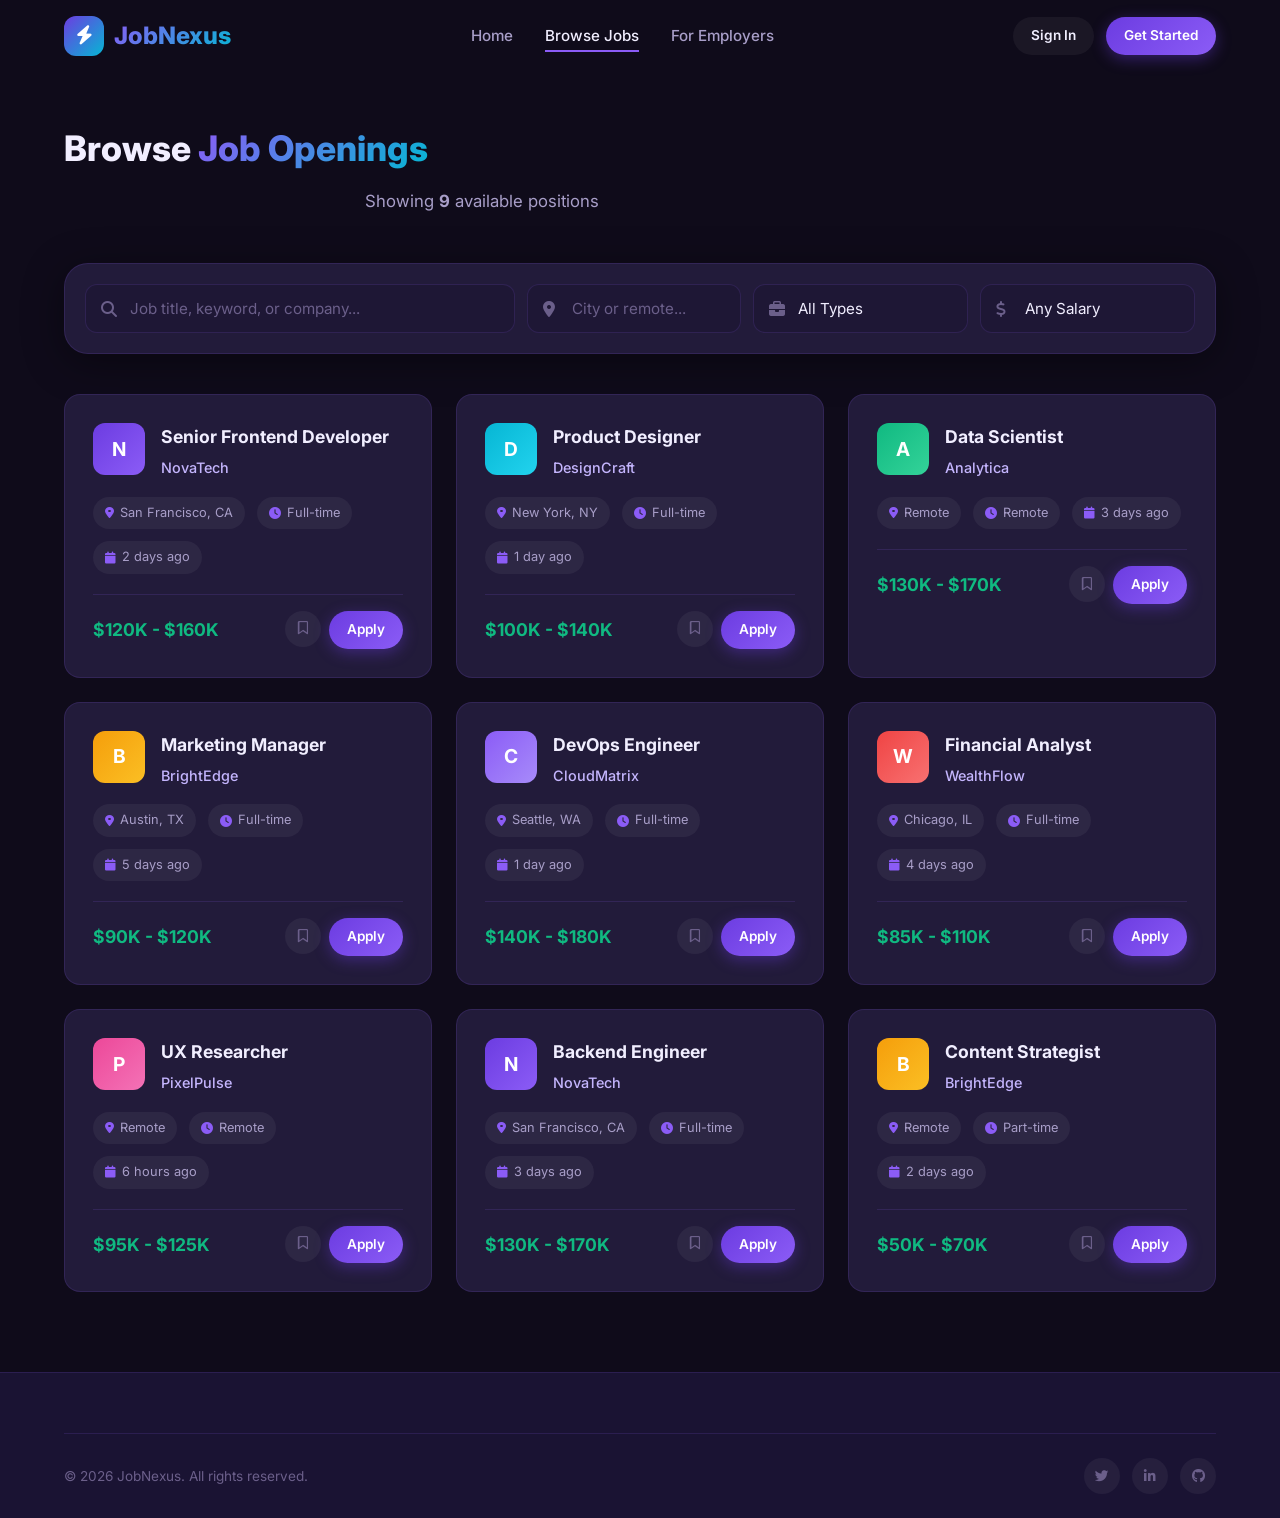
<file: jobs.html>
<!DOCTYPE html>
<html lang="en">
<head>
  <meta charset="UTF-8"><meta name="viewport" content="width=device-width, initial-scale=1.0">
  <title>Browse Jobs — JobNexus</title>
  <meta name="description" content="Explore thousands of job opportunities. Filter by location, salary, and job type.">
  <link rel="stylesheet" href="styles/main.css">
  <link rel="stylesheet" href="https://cdnjs.cloudflare.com/ajax/libs/font-awesome/6.5.1/css/all.min.css">
</head>
<body>
  <nav class="navbar scrolled" id="navbar">
    <div class="container nav-inner">
      <a href="index.html" class="nav-brand"><div class="logo-icon"><i class="fas fa-bolt"></i></div><span class="gradient-text">JobNexus</span></a>
      <div class="nav-links" id="navLinks">
        <a href="index.html">Home</a><a href="jobs.html" class="active">Browse Jobs</a><a href="company-auth.html">For Employers</a>
      </div>
      <div class="nav-actions">
        <a href="user-auth.html" class="btn btn-ghost btn-sm">Sign In</a>
        <a href="user-auth.html#register" class="btn btn-primary btn-sm">Get Started</a>
        <button class="mobile-toggle" id="mobileToggle" aria-label="Toggle menu"><i class="fas fa-bars"></i></button>
      </div>
    </div>
  </nav>

  <section class="section" style="padding-top:120px;">
    <div class="container">
      <div class="section-header" style="text-align:left;">
        <h2>Browse <span class="gradient-text">Job Openings</span></h2>
        <p>Showing <strong id="jobCount">9</strong> available positions</p>
      </div>
      <!-- Search & Filters -->
      <div class="search-box" style="margin-bottom:32px;">
        <div class="search-row">
          <div class="search-input-wrap" style="flex:2;"><i class="fas fa-search"></i><input type="text" id="searchKeyword" placeholder="Job title, keyword, or company..." oninput="searchJobs()"></div>
          <div class="search-input-wrap"><i class="fas fa-map-marker-alt"></i><input type="text" id="searchLocation" placeholder="City or remote..." oninput="searchJobs()"></div>
          <div class="search-input-wrap"><i class="fas fa-briefcase"></i>
            <select id="searchType" onchange="searchJobs()"><option value="">All Types</option><option>Full-time</option><option>Part-time</option><option>Remote</option><option>Contract</option><option>Internship</option></select>
          </div>
          <div class="search-input-wrap"><i class="fas fa-dollar-sign"></i>
            <select id="searchSalary" onchange="searchJobs()"><option value="">Any Salary</option><option value="0-50">Under $50K</option><option value="50-100">$50K - $100K</option><option value="100-150">$100K - $150K</option><option value="150+">$150K+</option></select>
          </div>
        </div>
      </div>
      <div class="jobs-grid" id="allJobs"></div>
    </div>
  </section>

  <footer class="footer">
    <div class="container">
      <div class="footer-bottom">
        <span>&copy; 2026 JobNexus. All rights reserved.</span>
        <div class="footer-socials">
          <a href="#"><i class="fab fa-twitter"></i></a><a href="#"><i class="fab fa-linkedin-in"></i></a><a href="#"><i class="fab fa-github"></i></a>
        </div>
      </div>
    </div>
  </footer>
  <div class="toast-container" id="toastContainer"></div>
  <script src="scripts/data.js"></script><script src="scripts/app.js"></script>
</body>
</html>
</file>
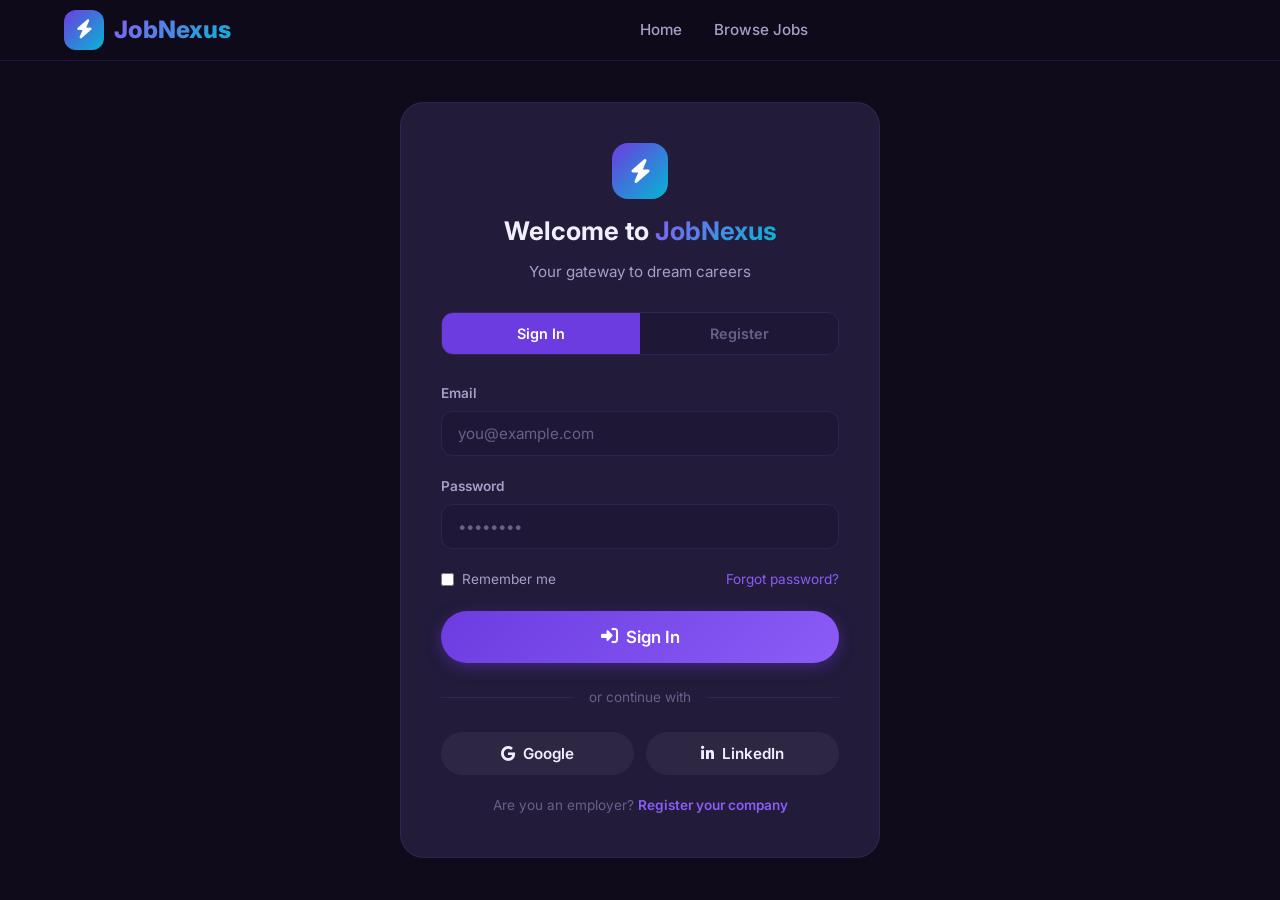
<file: user-auth.html>
<!DOCTYPE html>
<html lang="en">
<head>
  <meta charset="UTF-8"><meta name="viewport" content="width=device-width, initial-scale=1.0">
  <title>Sign In — JobNexus</title>
  <link rel="stylesheet" href="styles/main.css">
  <link rel="stylesheet" href="https://cdnjs.cloudflare.com/ajax/libs/font-awesome/6.5.1/css/all.min.css">
</head>
<body>
  <nav class="navbar scrolled" id="navbar">
    <div class="container nav-inner">
      <a href="index.html" class="nav-brand"><div class="logo-icon"><i class="fas fa-bolt"></i></div><span class="gradient-text">JobNexus</span></a>
      <div class="nav-links" id="navLinks"><a href="index.html">Home</a><a href="jobs.html">Browse Jobs</a></div>
      <div class="nav-actions"><button class="mobile-toggle" id="mobileToggle"><i class="fas fa-bars"></i></button></div>
    </div>
  </nav>

  <div class="auth-page">
    <div class="auth-container">
      <div style="text-align:center;margin-bottom:24px;">
        <div class="logo-icon" style="width:56px;height:56px;font-size:1.5rem;margin:0 auto 12px;border-radius:var(--radius-lg);background:linear-gradient(135deg,var(--primary),var(--secondary));display:flex;align-items:center;justify-content:center;color:#fff;"><i class="fas fa-bolt"></i></div>
        <h2>Welcome to <span class="gradient-text">JobNexus</span></h2>
        <p class="subtitle">Your gateway to dream careers</p>
      </div>

      <div class="auth-tabs">
        <button class="auth-tab active" data-tab="login" onclick="switchAuthTab('login')">Sign In</button>
        <button class="auth-tab" data-tab="register" onclick="switchAuthTab('register')">Register</button>
      </div>

      <!-- Login Form -->
      <form class="auth-form" id="loginForm" onsubmit="event.preventDefault();showToast('Login successful!','success');setTimeout(()=>window.location.href='user-dashboard.html',1000);">
        <div class="form-group"><label>Email</label><input class="form-control" type="email" placeholder="you@example.com" required></div>
        <div class="form-group"><label>Password</label><input class="form-control" type="password" placeholder="••••••••" required></div>
        <div style="display:flex;justify-content:space-between;align-items:center;margin-bottom:20px;">
          <label class="form-check"><input type="checkbox"> Remember me</label>
          <a href="#" style="font-size:0.85rem;color:var(--primary-light);">Forgot password?</a>
        </div>
        <button type="submit" class="btn btn-primary btn-lg" style="width:100%;"><i class="fas fa-sign-in-alt"></i> Sign In</button>
        <div class="divider">or continue with</div>
        <div style="display:flex;gap:12px;">
          <button type="button" class="btn btn-ghost" style="flex:1;"><i class="fab fa-google"></i> Google</button>
          <button type="button" class="btn btn-ghost" style="flex:1;"><i class="fab fa-linkedin-in"></i> LinkedIn</button>
        </div>
      </form>

      <!-- Register Form -->
      <form class="auth-form hidden" id="registerForm" onsubmit="event.preventDefault();showToast('Account created! Redirecting...','success');setTimeout(()=>window.location.href='user-dashboard.html',1000);">
        <div class="form-row">
          <div class="form-group"><label>Full Name *</label><input class="form-control" placeholder="John Doe" required></div>
          <div class="form-group"><label>Age *</label><input class="form-control" type="number" min="18" placeholder="28" required></div>
        </div>
        <div class="form-row">
          <div class="form-group"><label>Gender *</label>
            <select class="form-control" required><option value="">Select</option><option>Male</option><option>Female</option><option>Non-binary</option><option>Prefer not to say</option></select>
          </div>
          <div class="form-group"><label>Marital Status</label>
            <select class="form-control"><option value="">Select</option><option>Single</option><option>Married</option><option>Other</option></select>
          </div>
        </div>
        <div class="form-group"><label>Email *</label><input class="form-control" type="email" placeholder="you@example.com" required></div>
        <div class="form-group"><label>Phone Number *</label><input class="form-control" type="tel" placeholder="+1 (555) 000-0000" required></div>
        <div class="form-row">
          <div class="form-group"><label>Password *</label><input class="form-control" type="password" placeholder="Min 8 characters" required minlength="8"></div>
          <div class="form-group"><label>Confirm Password *</label><input class="form-control" type="password" placeholder="••••••••" required></div>
        </div>
        <div class="form-group"><label>Skills</label><input class="form-control" placeholder="e.g. JavaScript, React, Design (comma separated)"></div>
        <div class="form-group"><label>Expected Salary</label><input class="form-control" placeholder="e.g. $80,000/year"></div>
        <div class="form-group"><label>Upload Resume</label>
          <div class="file-upload" onclick="this.querySelector('input').click()">
            <input type="file" accept=".pdf,.doc,.docx" style="display:none">
            <i class="fas fa-cloud-upload-alt"></i><p>Click to upload (PDF, DOC)</p>
          </div>
        </div>
        <label class="form-check" style="margin-bottom:20px;"><input type="checkbox" required> I agree to the Terms of Service and Privacy Policy</label>
        <button type="submit" class="btn btn-primary btn-lg" style="width:100%;"><i class="fas fa-user-plus"></i> Create Account</button>
      </form>

      <p style="text-align:center;margin-top:20px;font-size:0.85rem;color:var(--text-muted);">
        Are you an employer? <a href="company-auth.html" style="color:var(--primary-light);font-weight:600;">Register your company</a>
      </p>
    </div>
  </div>
  <div class="toast-container" id="toastContainer"></div>
  <script src="scripts/data.js"></script><script src="scripts/app.js"></script>
</body>
</html>
</file>
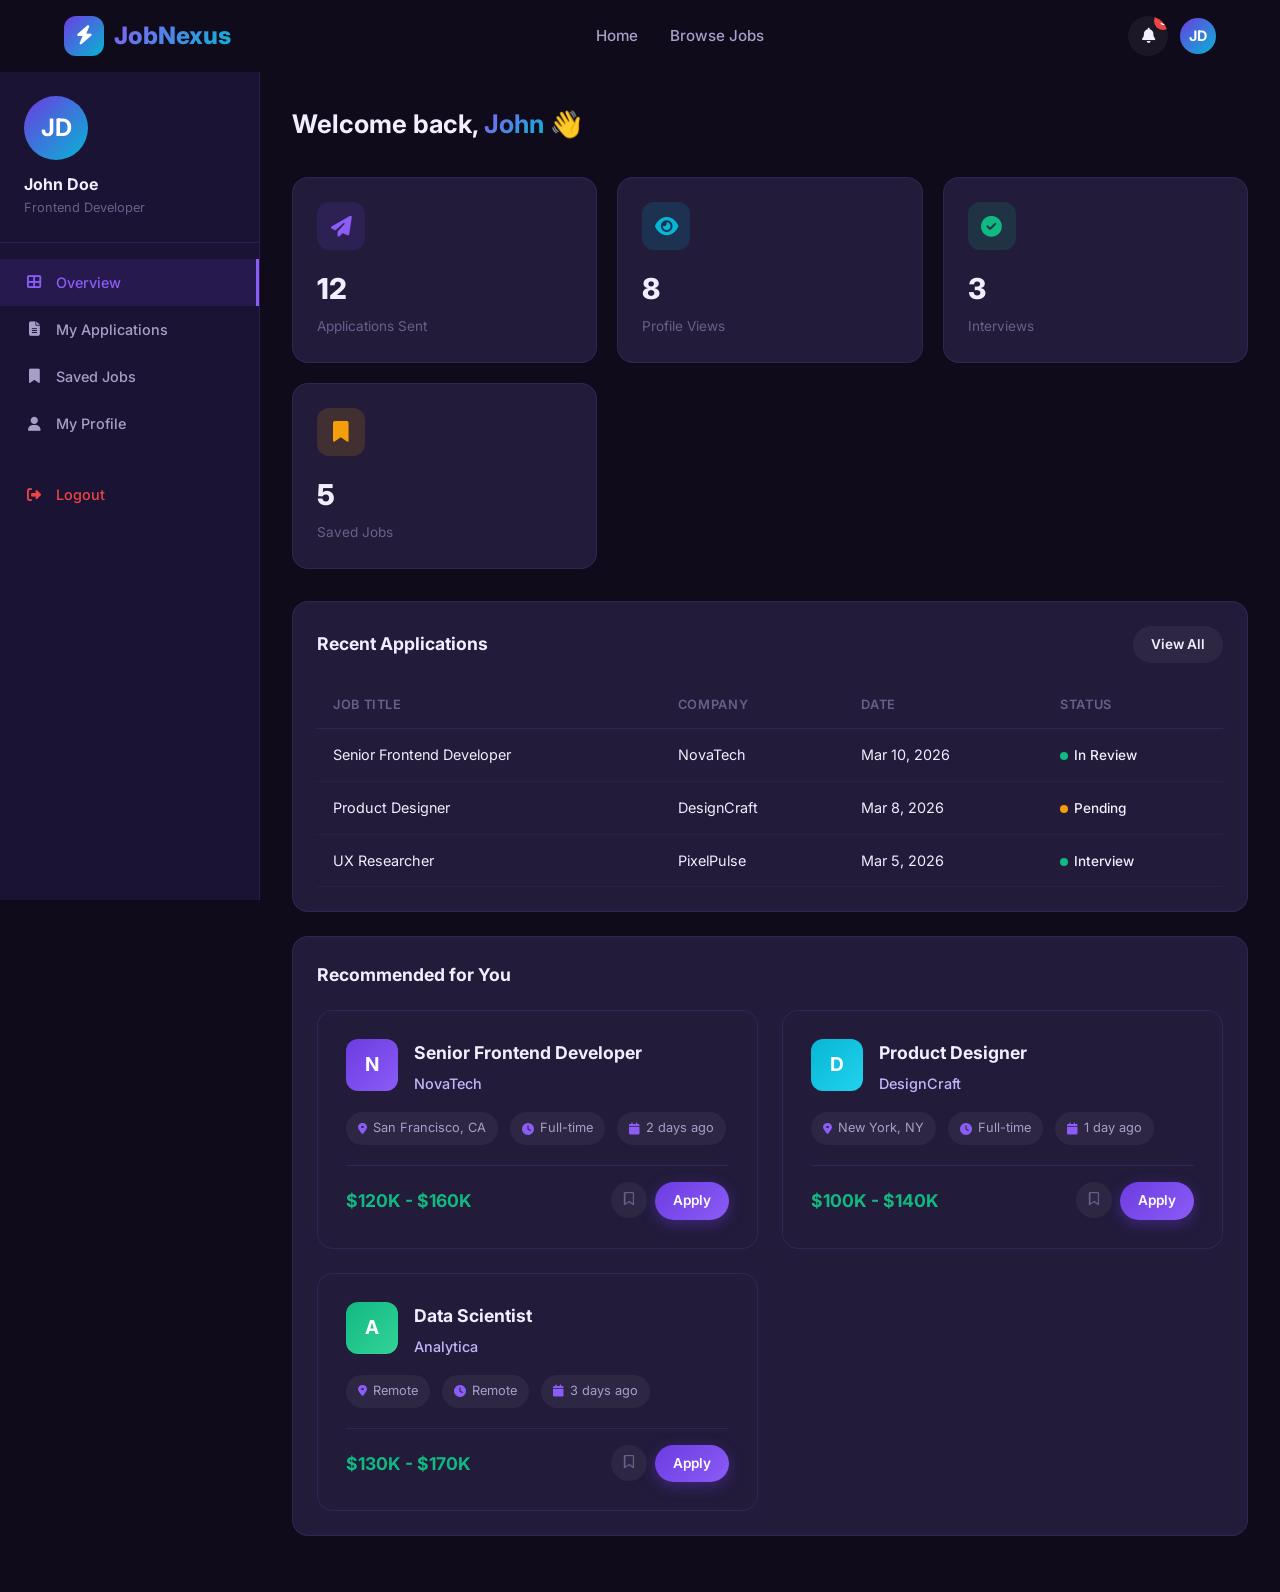
<file: user-dashboard.html>
<!DOCTYPE html>
<html lang="en">
<head>
  <meta charset="UTF-8"><meta name="viewport" content="width=device-width, initial-scale=1.0">
  <title>My Dashboard — JobNexus</title>
  <link rel="stylesheet" href="styles/main.css">
  <link rel="stylesheet" href="https://cdnjs.cloudflare.com/ajax/libs/font-awesome/6.5.1/css/all.min.css">
</head>
<body>
  <nav class="navbar scrolled" id="navbar">
    <div class="container nav-inner">
      <a href="index.html" class="nav-brand"><div class="logo-icon"><i class="fas fa-bolt"></i></div><span class="gradient-text">JobNexus</span></a>
      <div class="nav-links" id="navLinks"><a href="index.html">Home</a><a href="jobs.html">Browse Jobs</a></div>
      <div class="nav-actions">
        <div style="position:relative;">
          <button class="btn btn-icon btn-ghost" onclick="this.nextElementSibling.classList.toggle('show')" style="position:relative;">
            <i class="fas fa-bell"></i><span class="notif-badge-count">3</span>
          </button>
          <div class="notif-dropdown">
            <div class="notif-item">
              <div class="notif-icon" style="background:rgba(16,185,129,0.15);color:var(--success);"><i class="fas fa-check-circle"></i></div>
              <div><div class="notif-text"><strong>NovaTech</strong> viewed your application</div><div class="notif-time">2 hours ago</div></div>
            </div>
            <div class="notif-item">
              <div class="notif-icon" style="background:rgba(108,60,225,0.15);color:var(--primary-light);"><i class="fas fa-briefcase"></i></div>
              <div><div class="notif-text">New <strong>Frontend Developer</strong> jobs in your area</div><div class="notif-time">5 hours ago</div></div>
            </div>
            <div class="notif-item">
              <div class="notif-icon" style="background:rgba(245,158,11,0.15);color:var(--accent);"><i class="fas fa-star"></i></div>
              <div><div class="notif-text">Your profile was viewed by <strong>3 companies</strong></div><div class="notif-time">1 day ago</div></div>
            </div>
          </div>
        </div>
        <div class="profile-avatar" style="width:36px;height:36px;font-size:0.9rem;cursor:pointer;">JD</div>
        <button class="mobile-toggle" id="mobileToggle"><i class="fas fa-bars"></i></button>
      </div>
    </div>
  </nav>

  <div class="dashboard">
    <aside class="sidebar">
      <div style="padding:0 24px 24px;border-bottom:1px solid var(--border);margin-bottom:16px;">
        <div class="profile-avatar" style="width:64px;height:64px;font-size:1.5rem;margin-bottom:12px;">JD</div>
        <h4>John Doe</h4>
        <p style="font-size:0.8rem;color:var(--text-muted);">Frontend Developer</p>
      </div>
      <div class="sidebar-menu">
        <a href="#" class="active" data-tab="overview" onclick="event.preventDefault();switchDashTab('overview')"><i class="fas fa-th-large"></i> Overview</a>
        <a href="#" data-tab="applications" onclick="event.preventDefault();switchDashTab('applications')"><i class="fas fa-file-alt"></i> My Applications</a>
        <a href="#" data-tab="saved" onclick="event.preventDefault();switchDashTab('saved')"><i class="fas fa-bookmark"></i> Saved Jobs</a>
        <a href="#" data-tab="profile" onclick="event.preventDefault();switchDashTab('profile')"><i class="fas fa-user"></i> My Profile</a>
        <a href="index.html" style="margin-top:24px;color:var(--danger);"><i class="fas fa-sign-out-alt"></i> Logout</a>
      </div>
    </aside>

    <main class="dash-main">
      <!-- Overview -->
      <div class="dash-tab-content" id="overview">
        <div class="dash-header"><h1>Welcome back, <span class="gradient-text">John</span> 👋</h1></div>
        <div class="stat-cards">
          <div class="stat-card"><div class="stat-icon purple"><i class="fas fa-paper-plane"></i></div><div class="stat-value">12</div><div class="stat-label">Applications Sent</div></div>
          <div class="stat-card"><div class="stat-icon teal"><i class="fas fa-eye"></i></div><div class="stat-value">8</div><div class="stat-label">Profile Views</div></div>
          <div class="stat-card"><div class="stat-icon green"><i class="fas fa-check-circle"></i></div><div class="stat-value">3</div><div class="stat-label">Interviews</div></div>
          <div class="stat-card"><div class="stat-icon orange"><i class="fas fa-bookmark"></i></div><div class="stat-value">5</div><div class="stat-label">Saved Jobs</div></div>
        </div>
        <div class="dash-card">
          <div class="dash-card-header"><h3>Recent Applications</h3><a href="#" class="btn btn-ghost btn-sm" onclick="event.preventDefault();switchDashTab('applications')">View All</a></div>
          <table class="data-table">
            <thead><tr><th>Job Title</th><th>Company</th><th>Date</th><th>Status</th></tr></thead>
            <tbody>
              <tr><td>Senior Frontend Developer</td><td>NovaTech</td><td>Mar 10, 2026</td><td><span class="status-dot active">In Review</span></td></tr>
              <tr><td>Product Designer</td><td>DesignCraft</td><td>Mar 8, 2026</td><td><span class="status-dot pending">Pending</span></td></tr>
              <tr><td>UX Researcher</td><td>PixelPulse</td><td>Mar 5, 2026</td><td><span class="status-dot active">Interview</span></td></tr>
            </tbody>
          </table>
        </div>
        <div class="dash-card">
          <div class="dash-card-header"><h3>Recommended for You</h3></div>
          <div class="jobs-grid" style="margin-top:0;"></div>
        </div>
      </div>

      <!-- Applications -->
      <div class="dash-tab-content hidden" id="applications">
        <div class="dash-header"><h1>My <span class="gradient-text">Applications</span></h1></div>
        <div class="dash-card">
          <table class="data-table">
            <thead><tr><th>Job Title</th><th>Company</th><th>Location</th><th>Applied</th><th>Status</th></tr></thead>
            <tbody>
              <tr><td>Senior Frontend Developer</td><td>NovaTech</td><td>San Francisco, CA</td><td>Mar 10, 2026</td><td><span class="status-dot active">In Review</span></td></tr>
              <tr><td>Product Designer</td><td>DesignCraft</td><td>New York, NY</td><td>Mar 8, 2026</td><td><span class="status-dot pending">Pending</span></td></tr>
              <tr><td>UX Researcher</td><td>PixelPulse</td><td>Remote</td><td>Mar 5, 2026</td><td><span class="status-dot active">Interview</span></td></tr>
              <tr><td>Data Scientist</td><td>Analytica</td><td>Remote</td><td>Mar 2, 2026</td><td><span class="status-dot closed">Rejected</span></td></tr>
            </tbody>
          </table>
        </div>
      </div>

      <!-- Saved Jobs -->
      <div class="dash-tab-content hidden" id="saved">
        <div class="dash-header"><h1>Saved <span class="gradient-text">Jobs</span></h1></div>
        <div class="jobs-grid" id="savedJobsList"></div>
      </div>

      <!-- Profile -->
      <div class="dash-tab-content hidden" id="profile">
        <div class="dash-header"><h1>My <span class="gradient-text">Profile</span></h1></div>
        <div class="profile-header-card">
          <div class="profile-avatar">JD</div>
          <div class="profile-info">
            <h2>John Doe</h2>
            <span class="email">john.doe@example.com</span>
            <p class="bio">Frontend developer with 5+ years of experience building modern web applications.</p>
          </div>
        </div>
        <div class="dash-card">
          <div class="dash-card-header"><h3>Edit Profile</h3></div>
          <form onsubmit="saveProfile(event)">
            <div class="form-row">
              <div class="form-group"><label>Full Name</label><input class="form-control" value="John Doe"></div>
              <div class="form-group"><label>Age</label><input class="form-control" type="number" value="28"></div>
            </div>
            <div class="form-row">
              <div class="form-group"><label>Gender</label><select class="form-control"><option>Male</option><option>Female</option><option>Non-binary</option></select></div>
              <div class="form-group"><label>Marital Status</label><select class="form-control"><option>Single</option><option>Married</option></select></div>
            </div>
            <div class="form-row">
              <div class="form-group"><label>Email</label><input class="form-control" type="email" value="john.doe@example.com"></div>
              <div class="form-group"><label>Phone</label><input class="form-control" type="tel" value="+1 (555) 123-4567"></div>
            </div>
            <div class="form-group"><label>Skills</label><input class="form-control" value="JavaScript, React, TypeScript, CSS, Node.js"></div>
            <div class="form-group"><label>Expected Salary</label><input class="form-control" value="$120,000/year"></div>
            <div class="form-group"><label>Resume</label>
              <div class="file-upload" onclick="this.querySelector('input').click()">
                <input type="file" accept=".pdf,.doc,.docx" style="display:none"><i class="fas fa-cloud-upload-alt"></i><p>resume_john_doe.pdf — Click to replace</p>
              </div>
            </div>
            <button type="submit" class="btn btn-primary"><i class="fas fa-save"></i> Save Changes</button>
          </form>
        </div>
      </div>
    </main>
  </div>

  <div class="toast-container" id="toastContainer"></div>
  <script src="scripts/data.js"></script>
  <script src="scripts/app.js"></script>
  <script>
    // Render recommended jobs on overview
    const recGrid = document.querySelector('#overview .jobs-grid');
    if (recGrid) recGrid.innerHTML = JOBS.slice(0, 3).map(createJobCard).join('');
    // Render saved jobs
    const savedList = document.getElementById('savedJobsList');
    if (savedList) {
      const ids = getSavedJobs();
      const saved = JOBS.filter(j => ids.includes(j.id));
      if (saved.length) savedList.innerHTML = saved.map(createJobCard).join('');
      else savedList.innerHTML = '<div style="text-align:center;padding:60px;color:var(--text-muted);grid-column:1/-1;"><i class="fas fa-bookmark" style="font-size:3rem;margin-bottom:16px;display:block;"></i><p>No saved jobs yet. Browse jobs and save the ones you like!</p><a href="jobs.html" class="btn btn-primary" style="margin-top:16px;">Browse Jobs</a></div>';
    }
  </script>
</body>
</html>
</file>
<file: styles/main.css>
@import url('https://fonts.googleapis.com/css2?family=Inter:wght@300;400;500;600;700;800;900&display=swap');

/* ===== CSS VARIABLES ===== */
:root {
  --primary: #6C3CE1;
  --primary-light: #8B5CF6;
  --primary-dark: #5128B8;
  --secondary: #06B6D4;
  --secondary-light: #22D3EE;
  --accent: #F59E0B;
  --accent-light: #FBBF24;
  --success: #10B981;
  --danger: #EF4444;
  --warning: #F59E0B;

  --bg-primary: #0F0B1A;
  --bg-secondary: #1A1333;
  --bg-card: #221B3A;
  --bg-card-hover: #2D2448;
  --bg-input: #1E1735;
  --bg-glass: rgba(34, 27, 58, 0.7);

  --text-primary: #F1EEFF;
  --text-secondary: #A89EC8;
  --text-muted: #6B5F8A;
  --text-accent: #C4B5FD;

  --border: rgba(139, 92, 246, 0.15);
  --border-hover: rgba(139, 92, 246, 0.35);
  --shadow-sm: 0 2px 8px rgba(0,0,0,0.2);
  --shadow-md: 0 4px 20px rgba(0,0,0,0.3);
  --shadow-lg: 0 8px 40px rgba(0,0,0,0.4);
  --shadow-glow: 0 0 30px rgba(108,60,225,0.3);

  --radius-sm: 8px;
  --radius-md: 12px;
  --radius-lg: 16px;
  --radius-xl: 24px;
  --radius-full: 9999px;

  --transition: 0.3s cubic-bezier(0.4, 0, 0.2, 1);
  --transition-fast: 0.15s ease;
  --transition-slow: 0.5s cubic-bezier(0.4, 0, 0.2, 1);
}

/* ===== RESET ===== */
*, *::before, *::after { box-sizing: border-box; margin: 0; padding: 0; }
html { scroll-behavior: smooth; font-size: 16px; }
body {
  font-family: 'Inter', -apple-system, sans-serif;
  background: var(--bg-primary);
  color: var(--text-primary);
  line-height: 1.6;
  overflow-x: hidden;
  min-height: 100vh;
}
a { text-decoration: none; color: inherit; }
ul { list-style: none; }
img { max-width: 100%; display: block; }
button { cursor: pointer; border: none; font-family: inherit; }
input, select, textarea { font-family: inherit; outline: none; }

/* ===== UTILITIES ===== */
.container { max-width: 1200px; margin: 0 auto; padding: 0 24px; }
.section { padding: 80px 0; }
.glass {
  background: var(--bg-glass);
  backdrop-filter: blur(20px);
  border: 1px solid var(--border);
}
.gradient-text {
  background: linear-gradient(135deg, var(--primary-light), var(--secondary));
  -webkit-background-clip: text; -webkit-text-fill-color: transparent;
  background-clip: text;
}
.badge {
  display: inline-flex; align-items: center; gap: 4px;
  padding: 4px 12px; border-radius: var(--radius-full);
  font-size: 0.75rem; font-weight: 600;
}
.badge-primary { background: rgba(108,60,225,0.15); color: var(--primary-light); }
.badge-success { background: rgba(16,185,129,0.15); color: var(--success); }
.badge-warning { background: rgba(245,158,11,0.15); color: var(--accent); }
.badge-info { background: rgba(6,182,212,0.15); color: var(--secondary); }
.hidden { display: none !important; }

/* ===== SCROLLBAR ===== */
::-webkit-scrollbar { width: 8px; }
::-webkit-scrollbar-track { background: var(--bg-primary); }
::-webkit-scrollbar-thumb { background: var(--primary-dark); border-radius: 4px; }
::-webkit-scrollbar-thumb:hover { background: var(--primary); }

/* ===== BUTTONS ===== */
.btn {
  display: inline-flex; align-items: center; justify-content: center; gap: 8px;
  padding: 12px 28px; border-radius: var(--radius-full);
  font-weight: 600; font-size: 0.95rem;
  transition: var(--transition); position: relative; overflow: hidden;
}
.btn::after {
  content: ''; position: absolute; inset: 0;
  background: linear-gradient(135deg, rgba(255,255,255,0.1), transparent);
  opacity: 0; transition: var(--transition);
}
.btn:hover::after { opacity: 1; }

.btn-primary {
  background: linear-gradient(135deg, var(--primary), var(--primary-light));
  color: #fff; box-shadow: 0 4px 15px rgba(108,60,225,0.4);
}
.btn-primary:hover { transform: translateY(-2px); box-shadow: 0 6px 25px rgba(108,60,225,0.5); }

.btn-secondary {
  background: transparent; color: var(--primary-light);
  border: 2px solid var(--primary-light);
}
.btn-secondary:hover { background: rgba(108,60,225,0.1); transform: translateY(-2px); }

.btn-accent {
  background: linear-gradient(135deg, var(--accent), #F97316);
  color: #fff; box-shadow: 0 4px 15px rgba(245,158,11,0.4);
}
.btn-accent:hover { transform: translateY(-2px); box-shadow: 0 6px 25px rgba(245,158,11,0.5); }

.btn-ghost { background: rgba(255,255,255,0.05); color: var(--text-primary); }
.btn-ghost:hover { background: rgba(255,255,255,0.1); }

.btn-sm { padding: 8px 18px; font-size: 0.85rem; }
.btn-lg { padding: 16px 36px; font-size: 1.05rem; }
.btn-icon { width: 40px; height: 40px; padding: 0; border-radius: 50%; }

/* ===== NAV ===== */
.navbar {
  position: fixed; top: 0; left: 0; right: 0; z-index: 1000;
  padding: 16px 0; transition: var(--transition);
}
.navbar.scrolled {
  background: rgba(15,11,26,0.95); backdrop-filter: blur(20px);
  border-bottom: 1px solid var(--border); padding: 10px 0;
}
.nav-inner {
  display: flex; align-items: center; justify-content: space-between;
}
.nav-brand {
  display: flex; align-items: center; gap: 10px;
  font-size: 1.5rem; font-weight: 800;
}
.nav-brand .logo-icon {
  width: 40px; height: 40px; border-radius: var(--radius-md);
  background: linear-gradient(135deg, var(--primary), var(--secondary));
  display: flex; align-items: center; justify-content: center;
  font-size: 1.2rem; color: #fff;
}
.nav-links { display: flex; align-items: center; gap: 32px; }
.nav-links a {
  color: var(--text-secondary); font-weight: 500; font-size: 0.95rem;
  transition: var(--transition); position: relative;
}
.nav-links a:hover, .nav-links a.active { color: var(--text-primary); }
.nav-links a::after {
  content: ''; position: absolute; bottom: -4px; left: 0;
  width: 0; height: 2px; background: var(--primary-light);
  transition: var(--transition);
}
.nav-links a:hover::after, .nav-links a.active::after { width: 100%; }
.nav-actions { display: flex; align-items: center; gap: 12px; }
.mobile-toggle {
  display: none; background: none; color: var(--text-primary);
  font-size: 1.5rem;
}

/* ===== HERO ===== */
.hero {
  min-height: 100vh; display: flex; align-items: center;
  position: relative; overflow: hidden; padding-top: 80px;
}
.hero-bg {
  position: absolute; inset: 0; z-index: 0;
}
.hero-bg::before {
  content: ''; position: absolute; inset: 0;
  background: radial-gradient(ellipse at 30% 50%, rgba(108,60,225,0.15), transparent 60%),
              radial-gradient(ellipse at 70% 30%, rgba(6,182,212,0.1), transparent 50%);
}
.hero-orb {
  position: absolute; border-radius: 50%; filter: blur(80px); opacity: 0.4;
  animation: orbFloat 8s ease-in-out infinite;
}
.hero-orb-1 { width: 400px; height: 400px; background: var(--primary); top: 10%; left: -5%; }
.hero-orb-2 { width: 300px; height: 300px; background: var(--secondary); bottom: 10%; right: -5%; animation-delay: -4s; }
.hero-orb-3 { width: 200px; height: 200px; background: var(--accent); top: 60%; left: 50%; animation-delay: -2s; }

@keyframes orbFloat {
  0%, 100% { transform: translate(0, 0) scale(1); }
  33% { transform: translate(30px, -30px) scale(1.05); }
  66% { transform: translate(-20px, 20px) scale(0.95); }
}

.hero-content { position: relative; z-index: 1; text-align: center; max-width: 800px; margin: 0 auto; }
.hero-badge {
  display: inline-flex; align-items: center; gap: 8px;
  padding: 8px 20px; border-radius: var(--radius-full);
  background: rgba(108,60,225,0.15); border: 1px solid rgba(108,60,225,0.3);
  color: var(--primary-light); font-size: 0.875rem; font-weight: 600;
  margin-bottom: 24px; animation: fadeInUp 0.6s ease;
}
.hero h1 {
  font-size: clamp(2.5rem, 5vw, 4rem); font-weight: 900;
  line-height: 1.1; margin-bottom: 20px;
  animation: fadeInUp 0.6s ease 0.1s both;
}
.hero p {
  font-size: 1.2rem; color: var(--text-secondary);
  max-width: 600px; margin: 0 auto 32px;
  animation: fadeInUp 0.6s ease 0.2s both;
}
.hero-actions {
  display: flex; gap: 16px; justify-content: center; flex-wrap: wrap;
  animation: fadeInUp 0.6s ease 0.3s both;
}
.hero-stats {
  display: flex; justify-content: center; gap: 48px; margin-top: 60px;
  animation: fadeInUp 0.6s ease 0.4s both;
}
.hero-stat { text-align: center; }
.hero-stat .num { font-size: 2rem; font-weight: 800; }
.hero-stat .label { font-size: 0.85rem; color: var(--text-muted); margin-top: 4px; }

@keyframes fadeInUp {
  from { opacity: 0; transform: translateY(20px); }
  to { opacity: 1; transform: translateY(0); }
}

/* ===== SEARCH BAR ===== */
.search-section { margin-top: -40px; position: relative; z-index: 10; }
.search-box {
  background: var(--bg-card); border-radius: var(--radius-xl);
  padding: 20px; border: 1px solid var(--border);
  box-shadow: var(--shadow-lg);
}
.search-row {
  display: flex; gap: 12px; align-items: center; flex-wrap: wrap;
}
.search-input-wrap {
  flex: 1; min-width: 200px; position: relative;
}
.search-input-wrap i { position: absolute; left: 16px; top: 50%; transform: translateY(-50%); color: var(--text-muted); }
.search-input-wrap input, .search-input-wrap select {
  width: 100%; padding: 14px 14px 14px 44px;
  background: var(--bg-input); border: 1px solid var(--border);
  border-radius: var(--radius-md); color: var(--text-primary);
  font-size: 0.95rem; transition: var(--transition);
}
.search-input-wrap input:focus, .search-input-wrap select:focus {
  border-color: var(--primary-light); box-shadow: 0 0 0 3px rgba(108,60,225,0.15);
}
.search-input-wrap input::placeholder { color: var(--text-muted); }
.search-input-wrap select { -webkit-appearance: none; cursor: pointer; padding-left: 44px; }

/* ===== JOB CARDS ===== */
.jobs-grid {
  display: grid; grid-template-columns: repeat(auto-fill, minmax(350px, 1fr));
  gap: 24px; margin-top: 40px;
}
.job-card {
  background: var(--bg-card); border-radius: var(--radius-lg);
  padding: 28px; border: 1px solid var(--border);
  transition: var(--transition); position: relative; overflow: hidden;
  cursor: pointer;
}
.job-card::before {
  content: ''; position: absolute; top: 0; left: 0; right: 0; height: 3px;
  background: linear-gradient(90deg, var(--primary), var(--secondary));
  opacity: 0; transition: var(--transition);
}
.job-card:hover {
  transform: translateY(-4px); border-color: var(--border-hover);
  box-shadow: var(--shadow-glow);
}
.job-card:hover::before { opacity: 1; }

.job-card-header { display: flex; align-items: flex-start; gap: 16px; margin-bottom: 16px; }
.company-avatar {
  width: 52px; height: 52px; border-radius: var(--radius-md);
  background: linear-gradient(135deg, var(--primary), var(--secondary));
  display: flex; align-items: center; justify-content: center;
  font-weight: 700; font-size: 1.2rem; color: #fff; flex-shrink: 0;
}
.job-card-info h3 { font-size: 1.1rem; font-weight: 700; margin-bottom: 4px; }
.job-card-info .company-name { color: var(--text-accent); font-size: 0.9rem; font-weight: 500; }

.job-card-details {
  display: flex; flex-wrap: wrap; gap: 12px; margin: 16px 0;
}
.job-detail-chip {
  display: inline-flex; align-items: center; gap: 6px;
  padding: 6px 12px; background: rgba(255,255,255,0.05);
  border-radius: var(--radius-full); font-size: 0.8rem; color: var(--text-secondary);
}
.job-detail-chip i { font-size: 0.75rem; color: var(--primary-light); }

.job-card-footer {
  display: flex; align-items: center; justify-content: space-between;
  margin-top: 20px; padding-top: 16px; border-top: 1px solid var(--border);
}
.job-salary { font-size: 1.1rem; font-weight: 700; color: var(--success); }
.job-card-actions { display: flex; gap: 8px; }
.save-btn {
  width: 36px; height: 36px; border-radius: 50%;
  background: rgba(255,255,255,0.05); color: var(--text-muted);
  display: flex; align-items: center; justify-content: center;
  transition: var(--transition); border: none; cursor: pointer;
}
.save-btn:hover, .save-btn.saved { color: var(--accent); background: rgba(245,158,11,0.15); }

/* ===== FEATURED COMPANIES ===== */
.companies-grid {
  display: grid; grid-template-columns: repeat(auto-fill, minmax(250px, 1fr));
  gap: 24px; margin-top: 40px;
}
.company-card {
  background: var(--bg-card); border-radius: var(--radius-lg);
  padding: 32px; text-align: center; border: 1px solid var(--border);
  transition: var(--transition);
}
.company-card:hover { transform: translateY(-4px); border-color: var(--border-hover); box-shadow: var(--shadow-glow); }
.company-card .avatar {
  width: 72px; height: 72px; border-radius: var(--radius-lg); margin: 0 auto 16px;
  background: linear-gradient(135deg, var(--primary), var(--secondary));
  display: flex; align-items: center; justify-content: center;
  font-size: 1.8rem; color: #fff; font-weight: 700;
}
.company-card h4 { font-size: 1.1rem; margin-bottom: 4px; }
.company-card .industry { color: var(--text-muted); font-size: 0.85rem; margin-bottom: 12px; }
.company-card .open-positions { color: var(--primary-light); font-weight: 600; font-size: 0.9rem; }
.company-rating { display: flex; align-items: center; justify-content: center; gap: 4px; margin: 8px 0; }
.company-rating i { font-size: 0.85rem; color: var(--accent); }
.company-rating span { font-size: 0.85rem; color: var(--text-secondary); margin-left: 4px; }

/* ===== SECTION HEADERS ===== */
.section-header { text-align: center; margin-bottom: 48px; }
.section-header h2 { font-size: 2.2rem; font-weight: 800; margin-bottom: 12px; }
.section-header p { color: var(--text-secondary); font-size: 1.05rem; max-width: 550px; margin: 0 auto; }

/* ===== CATEGORIES ===== */
.categories-grid {
  display: grid; grid-template-columns: repeat(auto-fill, minmax(180px, 1fr));
  gap: 16px; margin-top: 40px;
}
.category-card {
  background: var(--bg-card); border-radius: var(--radius-lg);
  padding: 24px; text-align: center; border: 1px solid var(--border);
  transition: var(--transition); cursor: pointer;
}
.category-card:hover { transform: translateY(-4px); border-color: var(--primary-light); box-shadow: var(--shadow-glow); }
.category-card .icon {
  width: 56px; height: 56px; border-radius: var(--radius-md); margin: 0 auto 12px;
  background: rgba(108,60,225,0.15);
  display: flex; align-items: center; justify-content: center;
  font-size: 1.5rem; color: var(--primary-light);
}
.category-card h4 { font-size: 0.95rem; margin-bottom: 4px; }
.category-card span { font-size: 0.8rem; color: var(--text-muted); }

/* ===== HOW IT WORKS ===== */
.steps-row { display: flex; gap: 32px; margin-top: 40px; flex-wrap: wrap; justify-content: center; }
.step-card {
  flex: 1; min-width: 220px; max-width: 280px; text-align: center;
  padding: 32px 24px; background: var(--bg-card); border-radius: var(--radius-lg);
  border: 1px solid var(--border); position: relative;
}
.step-card .step-num {
  width: 48px; height: 48px; border-radius: 50%;
  background: linear-gradient(135deg, var(--primary), var(--primary-light));
  display: flex; align-items: center; justify-content: center;
  font-weight: 800; font-size: 1.2rem; color: #fff; margin: 0 auto 16px;
}
.step-card h4 { font-size: 1.05rem; margin-bottom: 8px; }
.step-card p { font-size: 0.85rem; color: var(--text-secondary); }

/* ===== FORMS & AUTH ===== */
.auth-page {
  min-height: 100vh; display: flex; align-items: center;
  justify-content: center; padding: 100px 24px 40px;
}
.auth-container {
  width: 100%; max-width: 480px;
  background: var(--bg-card); border-radius: var(--radius-xl);
  padding: 40px; border: 1px solid var(--border);
}
.auth-container h2 { font-size: 1.6rem; margin-bottom: 8px; }
.auth-container .subtitle { color: var(--text-secondary); margin-bottom: 28px; font-size: 0.95rem; }

.form-group { margin-bottom: 20px; }
.form-group label {
  display: block; font-size: 0.85rem; font-weight: 600;
  color: var(--text-secondary); margin-bottom: 6px;
}
.form-control {
  width: 100%; padding: 12px 16px;
  background: var(--bg-input); border: 1px solid var(--border);
  border-radius: var(--radius-md); color: var(--text-primary);
  font-size: 0.95rem; transition: var(--transition);
}
.form-control:focus { border-color: var(--primary-light); box-shadow: 0 0 0 3px rgba(108,60,225,0.15); }
.form-control::placeholder { color: var(--text-muted); }
textarea.form-control { resize: vertical; min-height: 100px; }
select.form-control { -webkit-appearance: none; cursor: pointer; }

.form-row { display: grid; grid-template-columns: 1fr 1fr; gap: 16px; }
.form-check {
  display: flex; align-items: center; gap: 8px;
  font-size: 0.85rem; color: var(--text-secondary);
}
.form-check input { accent-color: var(--primary); }

.file-upload {
  border: 2px dashed var(--border); border-radius: var(--radius-md);
  padding: 24px; text-align: center; cursor: pointer;
  transition: var(--transition); background: var(--bg-input);
}
.file-upload:hover { border-color: var(--primary-light); background: rgba(108,60,225,0.05); }
.file-upload i { font-size: 2rem; color: var(--primary-light); margin-bottom: 8px; }
.file-upload p { font-size: 0.85rem; color: var(--text-muted); }

.auth-tabs { display: flex; gap: 0; margin-bottom: 28px; border-radius: var(--radius-md); overflow: hidden; border: 1px solid var(--border); }
.auth-tab {
  flex: 1; padding: 12px; text-align: center; font-weight: 600;
  font-size: 0.9rem; background: var(--bg-input); color: var(--text-muted);
  cursor: pointer; transition: var(--transition); border: none;
}
.auth-tab.active { background: var(--primary); color: #fff; }

.divider {
  display: flex; align-items: center; gap: 16px; margin: 24px 0;
  color: var(--text-muted); font-size: 0.85rem;
}
.divider::before, .divider::after {
  content: ''; flex: 1; height: 1px; background: var(--border);
}

/* ===== DASHBOARD ===== */
.dashboard { display: flex; min-height: 100vh; padding-top: 72px; }
.sidebar {
  width: 260px; background: var(--bg-secondary); border-right: 1px solid var(--border);
  padding: 24px 0; position: fixed; top: 72px; bottom: 0; overflow-y: auto;
}
.sidebar-menu a {
  display: flex; align-items: center; gap: 12px;
  padding: 12px 24px; color: var(--text-secondary);
  font-weight: 500; font-size: 0.9rem; transition: var(--transition);
}
.sidebar-menu a:hover { background: rgba(108,60,225,0.1); color: var(--text-primary); }
.sidebar-menu a.active {
  background: rgba(108,60,225,0.15); color: var(--primary-light);
  border-right: 3px solid var(--primary-light);
}
.sidebar-menu a i { width: 20px; text-align: center; }

.dash-main { flex: 1; margin-left: 260px; padding: 32px; }
.dash-header { display: flex; align-items: center; justify-content: space-between; margin-bottom: 32px; }
.dash-header h1 { font-size: 1.6rem; }

.stat-cards { display: grid; grid-template-columns: repeat(auto-fill, minmax(240px, 1fr)); gap: 20px; margin-bottom: 32px; }
.stat-card {
  background: var(--bg-card); border-radius: var(--radius-lg);
  padding: 24px; border: 1px solid var(--border);
}
.stat-card .stat-icon {
  width: 48px; height: 48px; border-radius: var(--radius-md);
  display: flex; align-items: center; justify-content: center;
  font-size: 1.3rem; margin-bottom: 16px;
}
.stat-card .stat-icon.purple { background: rgba(108,60,225,0.15); color: var(--primary-light); }
.stat-card .stat-icon.teal { background: rgba(6,182,212,0.15); color: var(--secondary); }
.stat-card .stat-icon.green { background: rgba(16,185,129,0.15); color: var(--success); }
.stat-card .stat-icon.orange { background: rgba(245,158,11,0.15); color: var(--accent); }
.stat-card .stat-value { font-size: 1.8rem; font-weight: 800; margin-bottom: 4px; }
.stat-card .stat-label { color: var(--text-muted); font-size: 0.85rem; }

.dash-card {
  background: var(--bg-card); border-radius: var(--radius-lg);
  padding: 24px; border: 1px solid var(--border); margin-bottom: 24px;
}
.dash-card-header {
  display: flex; align-items: center; justify-content: space-between;
  margin-bottom: 20px;
}
.dash-card-header h3 { font-size: 1.1rem; }

/* ===== TABLE ===== */
.data-table { width: 100%; border-collapse: collapse; }
.data-table th {
  text-align: left; padding: 12px 16px;
  font-size: 0.8rem; font-weight: 600; color: var(--text-muted);
  text-transform: uppercase; letter-spacing: 0.05em;
  border-bottom: 1px solid var(--border);
}
.data-table td {
  padding: 14px 16px; font-size: 0.9rem;
  border-bottom: 1px solid rgba(255,255,255,0.03);
}
.data-table tr:hover td { background: rgba(255,255,255,0.02); }

.status-dot {
  display: inline-flex; align-items: center; gap: 6px;
  font-size: 0.85rem; font-weight: 500;
}
.status-dot::before {
  content: ''; width: 8px; height: 8px; border-radius: 50%;
}
.status-dot.active::before { background: var(--success); }
.status-dot.pending::before { background: var(--accent); }
.status-dot.closed::before { background: var(--danger); }

/* ===== JOB DETAIL ===== */
.job-detail-page { padding: 100px 0 60px; }
.job-detail-hero {
  background: var(--bg-card); border-radius: var(--radius-xl);
  padding: 40px; border: 1px solid var(--border); margin-bottom: 32px;
}
.job-detail-hero .top-row { display: flex; align-items: flex-start; gap: 20px; }
.job-detail-hero .company-logo {
  width: 80px; height: 80px; border-radius: var(--radius-lg);
  background: linear-gradient(135deg, var(--primary), var(--secondary));
  display: flex; align-items: center; justify-content: center;
  font-size: 2rem; color: #fff; font-weight: 700; flex-shrink: 0;
}
.job-detail-hero h1 { font-size: 1.8rem; margin-bottom: 8px; }
.job-detail-hero .company-link { color: var(--primary-light); font-weight: 600; }
.job-meta-row { display: flex; flex-wrap: wrap; gap: 20px; margin-top: 16px; }
.job-meta-item { display: flex; align-items: center; gap: 8px; color: var(--text-secondary); font-size: 0.9rem; }
.job-meta-item i { color: var(--primary-light); }
.job-detail-actions { display: flex; gap: 12px; margin-top: 24px; }

.job-detail-body { display: grid; grid-template-columns: 2fr 1fr; gap: 32px; }
.detail-section { margin-bottom: 32px; }
.detail-section h3 { font-size: 1.15rem; margin-bottom: 16px; padding-bottom: 8px; border-bottom: 1px solid var(--border); }
.detail-section p, .detail-section li { color: var(--text-secondary); line-height: 1.8; }
.detail-section ul { padding-left: 20px; }
.detail-section ul li { margin-bottom: 8px; list-style: disc; }
.detail-section ul li::marker { color: var(--primary-light); }

.job-sidebar-card {
  background: var(--bg-card); border-radius: var(--radius-lg);
  padding: 24px; border: 1px solid var(--border); margin-bottom: 20px;
}
.job-sidebar-card h4 { font-size: 1rem; margin-bottom: 16px; }
.sidebar-info-row {
  display: flex; justify-content: space-between; padding: 10px 0;
  border-bottom: 1px solid rgba(255,255,255,0.03);
  font-size: 0.9rem;
}
.sidebar-info-row .label { color: var(--text-muted); }
.sidebar-info-row .value { font-weight: 600; }
.skill-tags { display: flex; flex-wrap: wrap; gap: 8px; }
.skill-tag {
  padding: 6px 14px; background: rgba(108,60,225,0.12);
  border-radius: var(--radius-full); font-size: 0.8rem;
  color: var(--primary-light); font-weight: 500;
}

/* ===== MODAL ===== */
.modal-overlay {
  position: fixed; inset: 0; background: rgba(0,0,0,0.6);
  backdrop-filter: blur(4px); z-index: 2000;
  display: flex; align-items: center; justify-content: center;
  padding: 24px; opacity: 0; pointer-events: none; transition: var(--transition);
}
.modal-overlay.active { opacity: 1; pointer-events: all; }
.modal {
  background: var(--bg-card); border-radius: var(--radius-xl);
  width: 100%; max-width: 560px; max-height: 85vh; overflow-y: auto;
  padding: 36px; border: 1px solid var(--border);
  transform: translateY(20px); transition: var(--transition);
}
.modal-overlay.active .modal { transform: translateY(0); }
.modal-header {
  display: flex; align-items: center; justify-content: space-between;
  margin-bottom: 24px;
}
.modal-header h2 { font-size: 1.3rem; }
.modal-close {
  width: 36px; height: 36px; border-radius: 50%; border: none;
  background: rgba(255,255,255,0.05); color: var(--text-muted);
  font-size: 1.2rem; cursor: pointer; transition: var(--transition);
  display: flex; align-items: center; justify-content: center;
}
.modal-close:hover { background: rgba(255,255,255,0.1); color: var(--text-primary); }

/* ===== PROFILE ===== */
.profile-header-card {
  background: var(--bg-card); border-radius: var(--radius-xl);
  padding: 40px; border: 1px solid var(--border); margin-bottom: 24px;
  display: flex; align-items: center; gap: 24px;
}
.profile-avatar {
  width: 100px; height: 100px; border-radius: 50%;
  background: linear-gradient(135deg, var(--primary), var(--secondary));
  display: flex; align-items: center; justify-content: center;
  font-size: 2.5rem; color: #fff; font-weight: 700; flex-shrink: 0;
}
.profile-info h2 { font-size: 1.5rem; margin-bottom: 4px; }
.profile-info .email { color: var(--text-accent); font-size: 0.9rem; }
.profile-info .bio { color: var(--text-secondary); font-size: 0.9rem; margin-top: 8px; }

/* ===== NOTIFICATIONS ===== */
.notif-dropdown {
  position: absolute; top: 100%; right: 0; width: 360px;
  background: var(--bg-card); border-radius: var(--radius-lg);
  border: 1px solid var(--border); box-shadow: var(--shadow-lg);
  padding: 8px; display: none; z-index: 100;
}
.notif-dropdown.show { display: block; }
.notif-item {
  display: flex; gap: 12px; padding: 12px;
  border-radius: var(--radius-md); transition: var(--transition);
  cursor: pointer;
}
.notif-item:hover { background: rgba(255,255,255,0.03); }
.notif-item .notif-icon {
  width: 40px; height: 40px; border-radius: 50%;
  display: flex; align-items: center; justify-content: center;
  flex-shrink: 0; font-size: 1rem;
}
.notif-item .notif-text { font-size: 0.85rem; color: var(--text-secondary); }
.notif-item .notif-text strong { color: var(--text-primary); }
.notif-item .notif-time { font-size: 0.75rem; color: var(--text-muted); margin-top: 4px; }
.notif-badge-count {
  position: absolute; top: -4px; right: -4px;
  width: 18px; height: 18px; border-radius: 50%;
  background: var(--danger); color: #fff; font-size: 0.65rem;
  display: flex; align-items: center; justify-content: center; font-weight: 700;
}

/* ===== FOOTER ===== */
.footer {
  background: var(--bg-secondary); border-top: 1px solid var(--border);
  padding: 60px 0 24px;
}
.footer-grid {
  display: grid; grid-template-columns: 2fr 1fr 1fr 1fr;
  gap: 40px; margin-bottom: 40px;
}
.footer-brand { max-width: 300px; }
.footer-brand p { color: var(--text-muted); font-size: 0.9rem; margin-top: 12px; line-height: 1.7; }
.footer-col h4 {
  font-size: 0.9rem; font-weight: 700; text-transform: uppercase;
  letter-spacing: 0.05em; margin-bottom: 16px; color: var(--text-accent);
}
.footer-col a {
  display: block; color: var(--text-muted); font-size: 0.9rem;
  padding: 4px 0; transition: var(--transition);
}
.footer-col a:hover { color: var(--primary-light); transform: translateX(4px); }
.footer-bottom {
  display: flex; align-items: center; justify-content: space-between;
  padding-top: 24px; border-top: 1px solid var(--border);
  font-size: 0.85rem; color: var(--text-muted);
}
.footer-socials { display: flex; gap: 12px; }
.footer-socials a {
  width: 36px; height: 36px; border-radius: 50%;
  background: rgba(255,255,255,0.05); display: flex; align-items: center;
  justify-content: center; color: var(--text-muted); transition: var(--transition);
}
.footer-socials a:hover { background: var(--primary); color: #fff; }

/* ===== TOAST ===== */
.toast-container { position: fixed; top: 90px; right: 24px; z-index: 3000; display: flex; flex-direction: column; gap: 8px; }
.toast {
  padding: 14px 20px; border-radius: var(--radius-md);
  background: var(--bg-card); border: 1px solid var(--border);
  box-shadow: var(--shadow-lg); display: flex; align-items: center; gap: 12px;
  font-size: 0.9rem; min-width: 280px;
  animation: slideInRight 0.3s ease, fadeOut 0.3s ease 2.7s forwards;
}
.toast.success { border-left: 4px solid var(--success); }
.toast.error { border-left: 4px solid var(--danger); }
.toast.info { border-left: 4px solid var(--secondary); }

@keyframes slideInRight { from { transform: translateX(100%); opacity: 0; } to { transform: translateX(0); opacity: 1; } }
@keyframes fadeOut { to { opacity: 0; transform: translateX(50px); } }

/* ===== RESPONSIVE ===== */
@media (max-width: 1024px) {
  .footer-grid { grid-template-columns: 1fr 1fr; }
  .job-detail-body { grid-template-columns: 1fr; }
  .sidebar { display: none; }
  .dash-main { margin-left: 0; }
}
@media (max-width: 768px) {
  .nav-links { display: none; }
  .mobile-toggle { display: block; }
  .hero h1 { font-size: 2rem; }
  .hero-stats { flex-direction: column; gap: 24px; }
  .search-row { flex-direction: column; }
  .jobs-grid { grid-template-columns: 1fr; }
  .form-row { grid-template-columns: 1fr; }
  .footer-grid { grid-template-columns: 1fr; }
  .footer-bottom { flex-direction: column; gap: 16px; text-align: center; }
  .hero-actions { flex-direction: column; align-items: center; }
  .profile-header-card { flex-direction: column; text-align: center; }
  .job-detail-hero .top-row { flex-direction: column; align-items: center; text-align: center; }
  .job-meta-row { justify-content: center; }
  .job-detail-actions { justify-content: center; }
  .auth-container { padding: 28px; }
  .dash-header { flex-direction: column; gap: 16px; }
  .stat-cards { grid-template-columns: 1fr; }
  .categories-grid { grid-template-columns: 1fr 1fr; }
}
@media (max-width: 480px) {
  .categories-grid { grid-template-columns: 1fr; }
  .companies-grid { grid-template-columns: 1fr; }
  .container { padding: 0 16px; }
}
</file>
